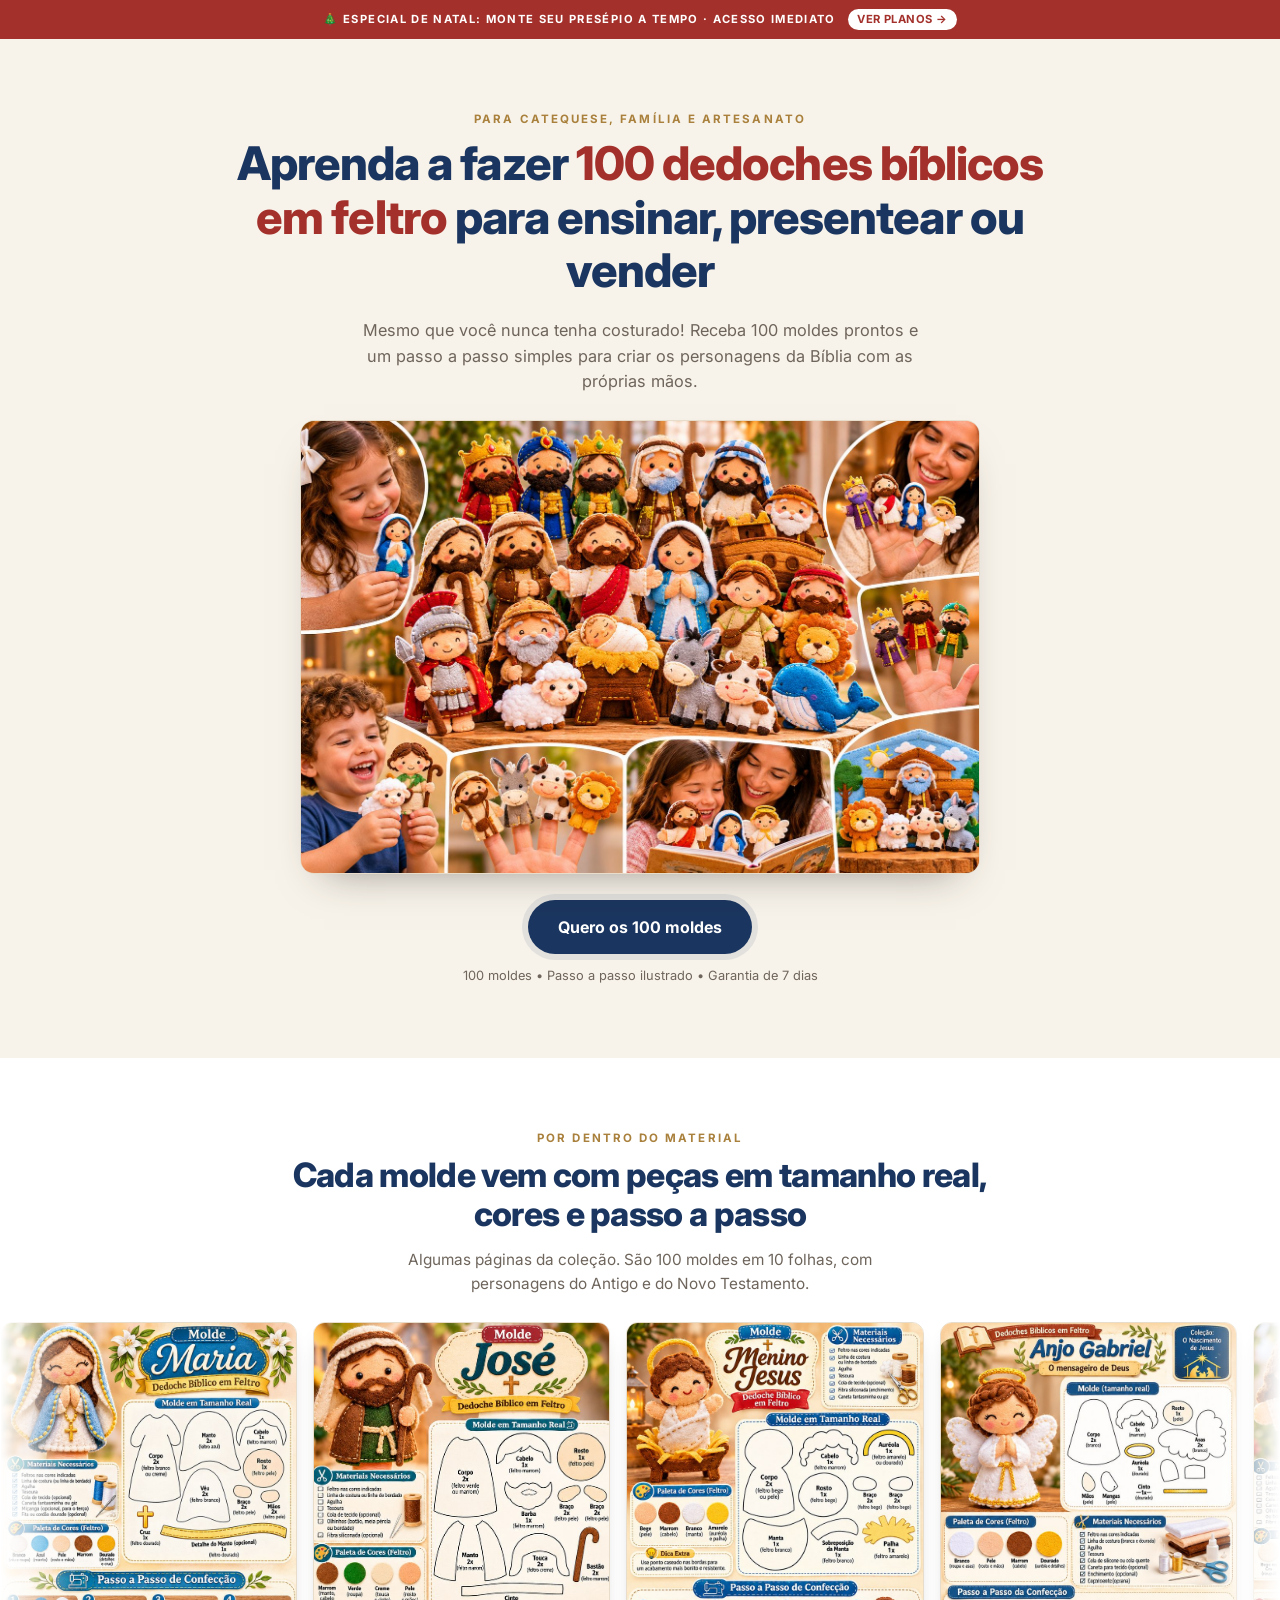
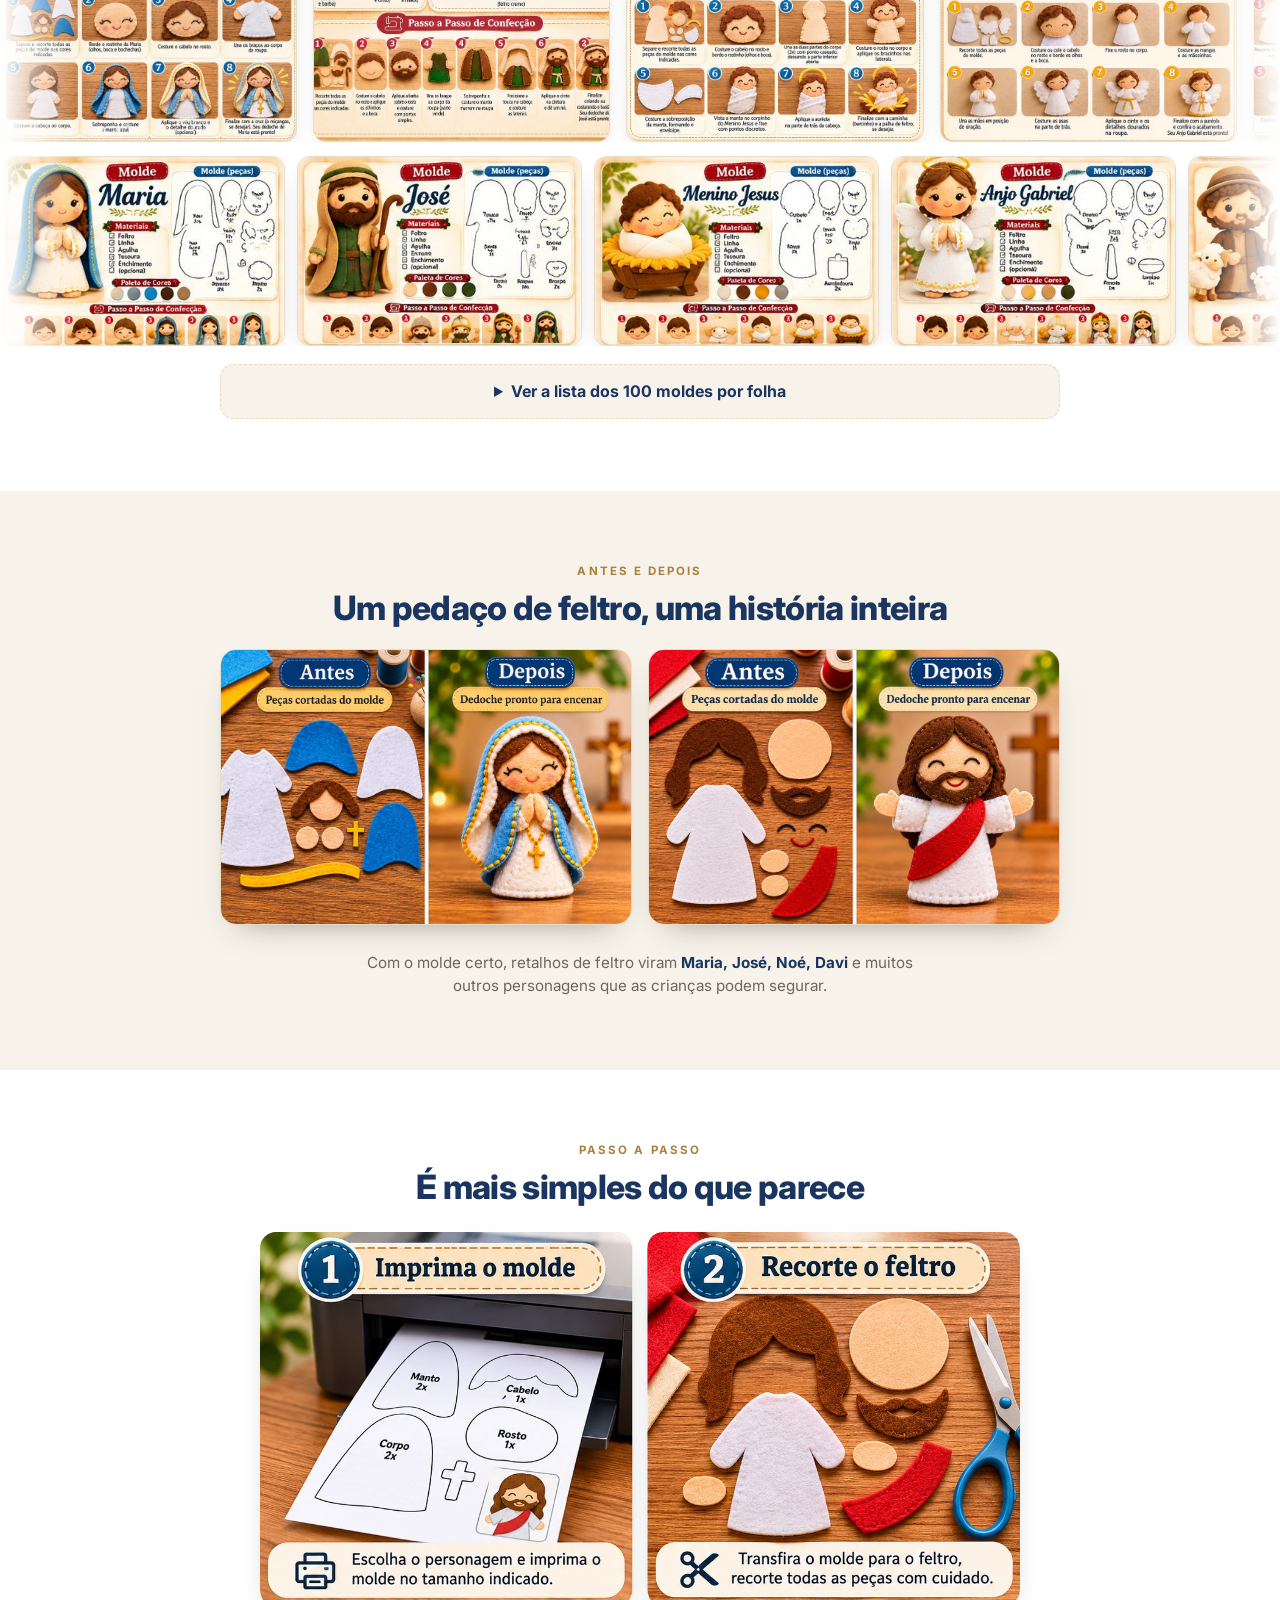
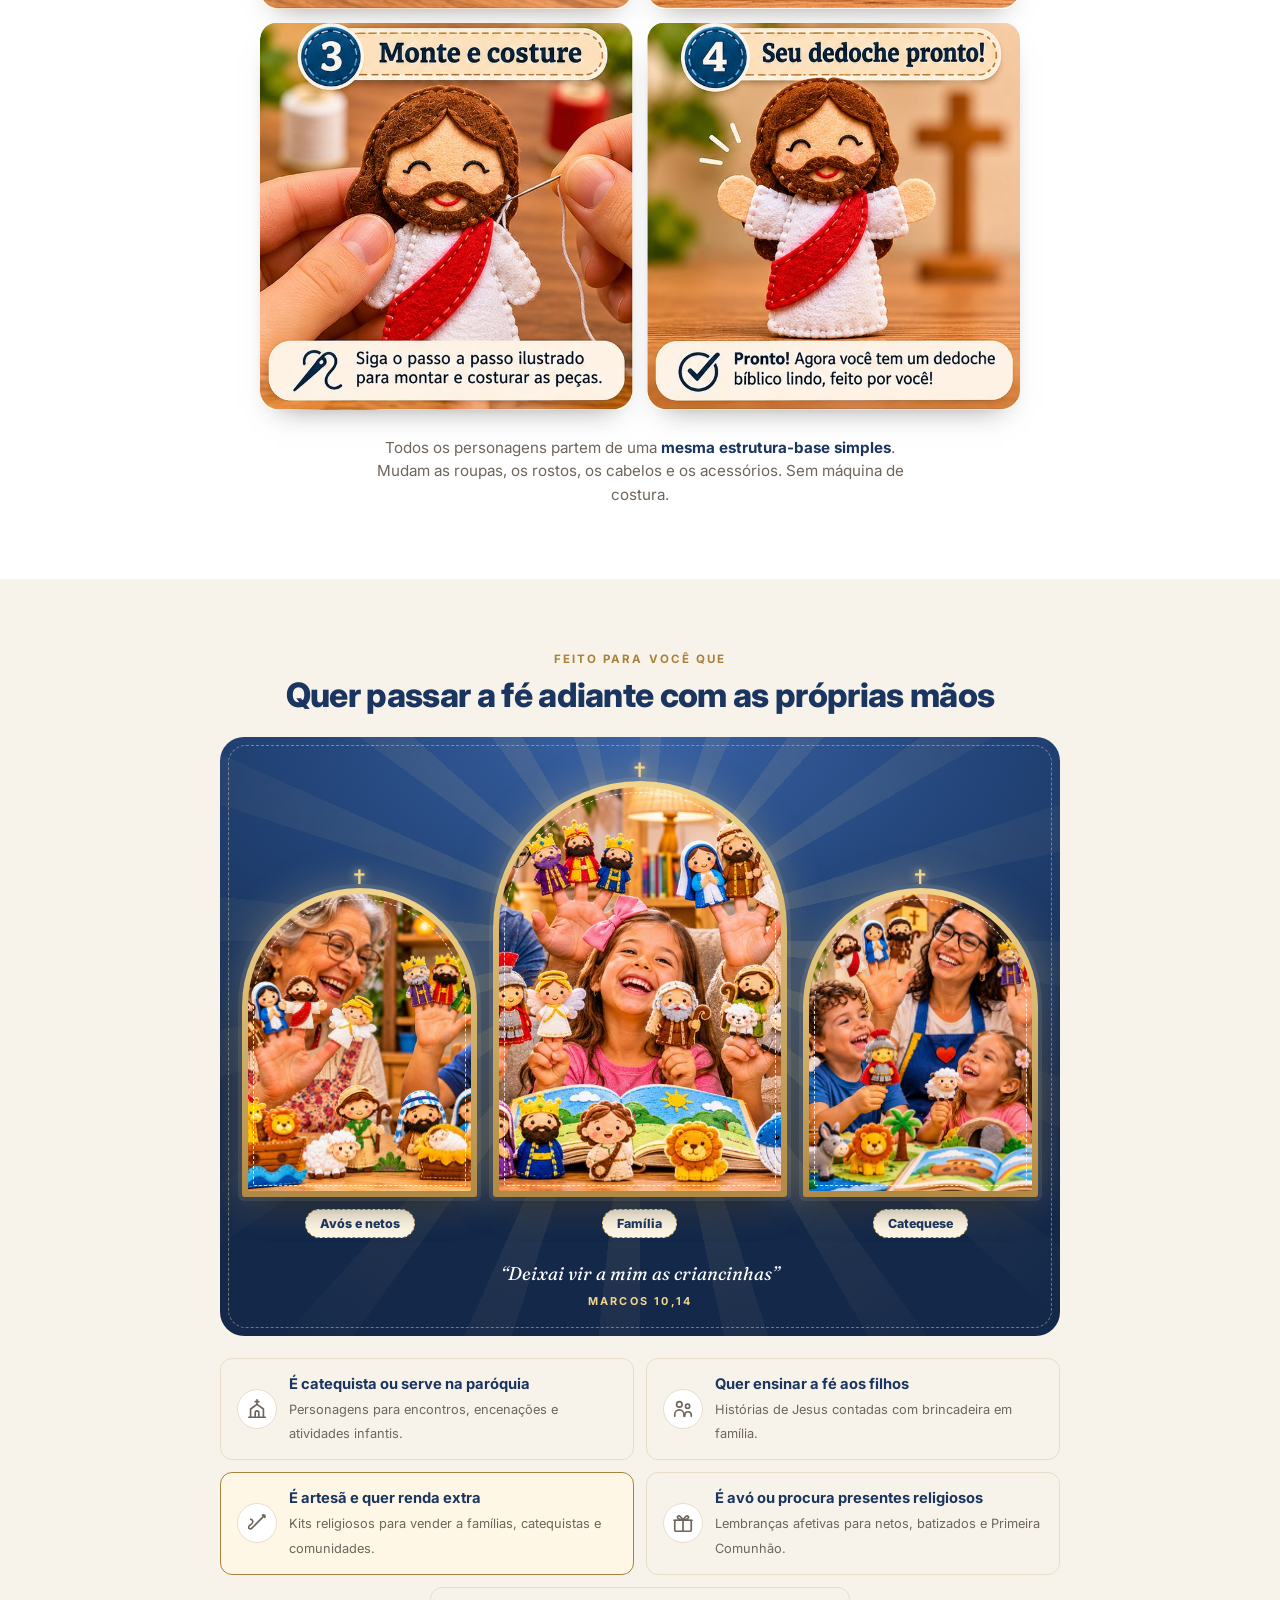
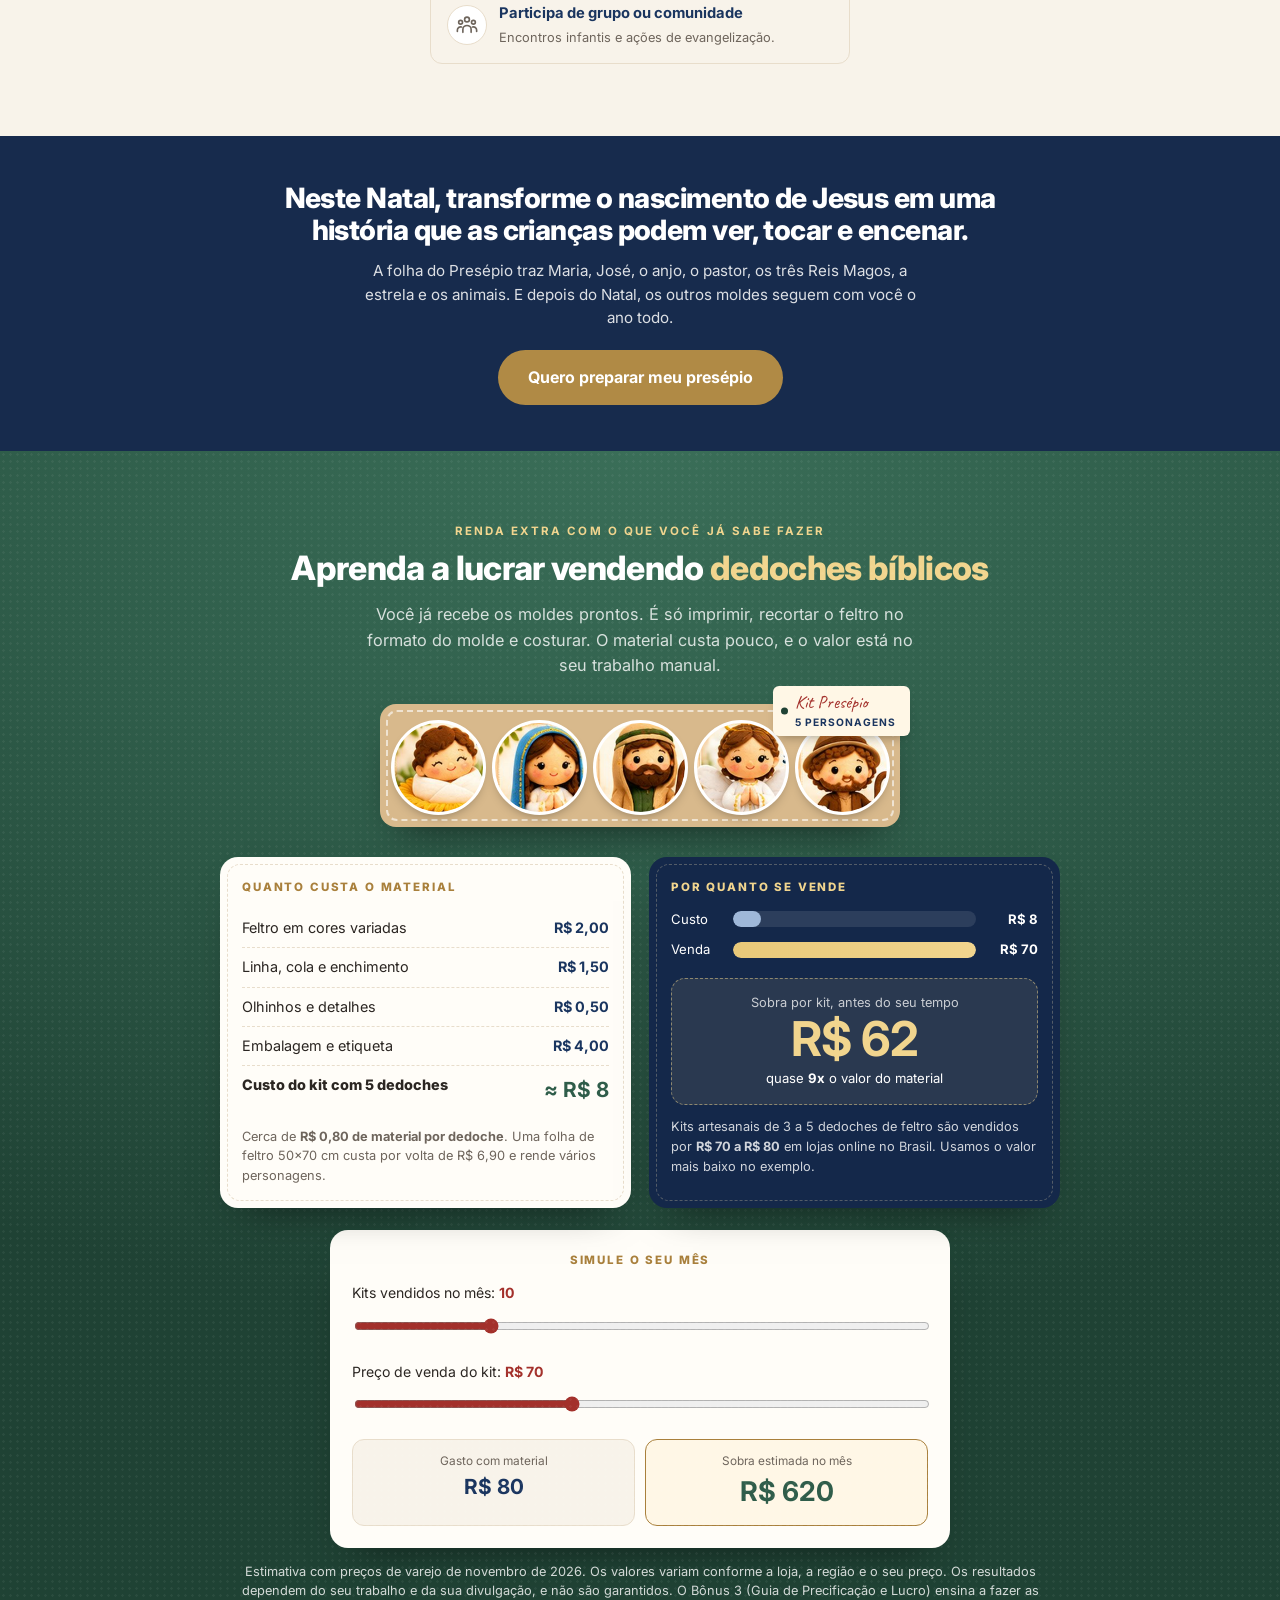
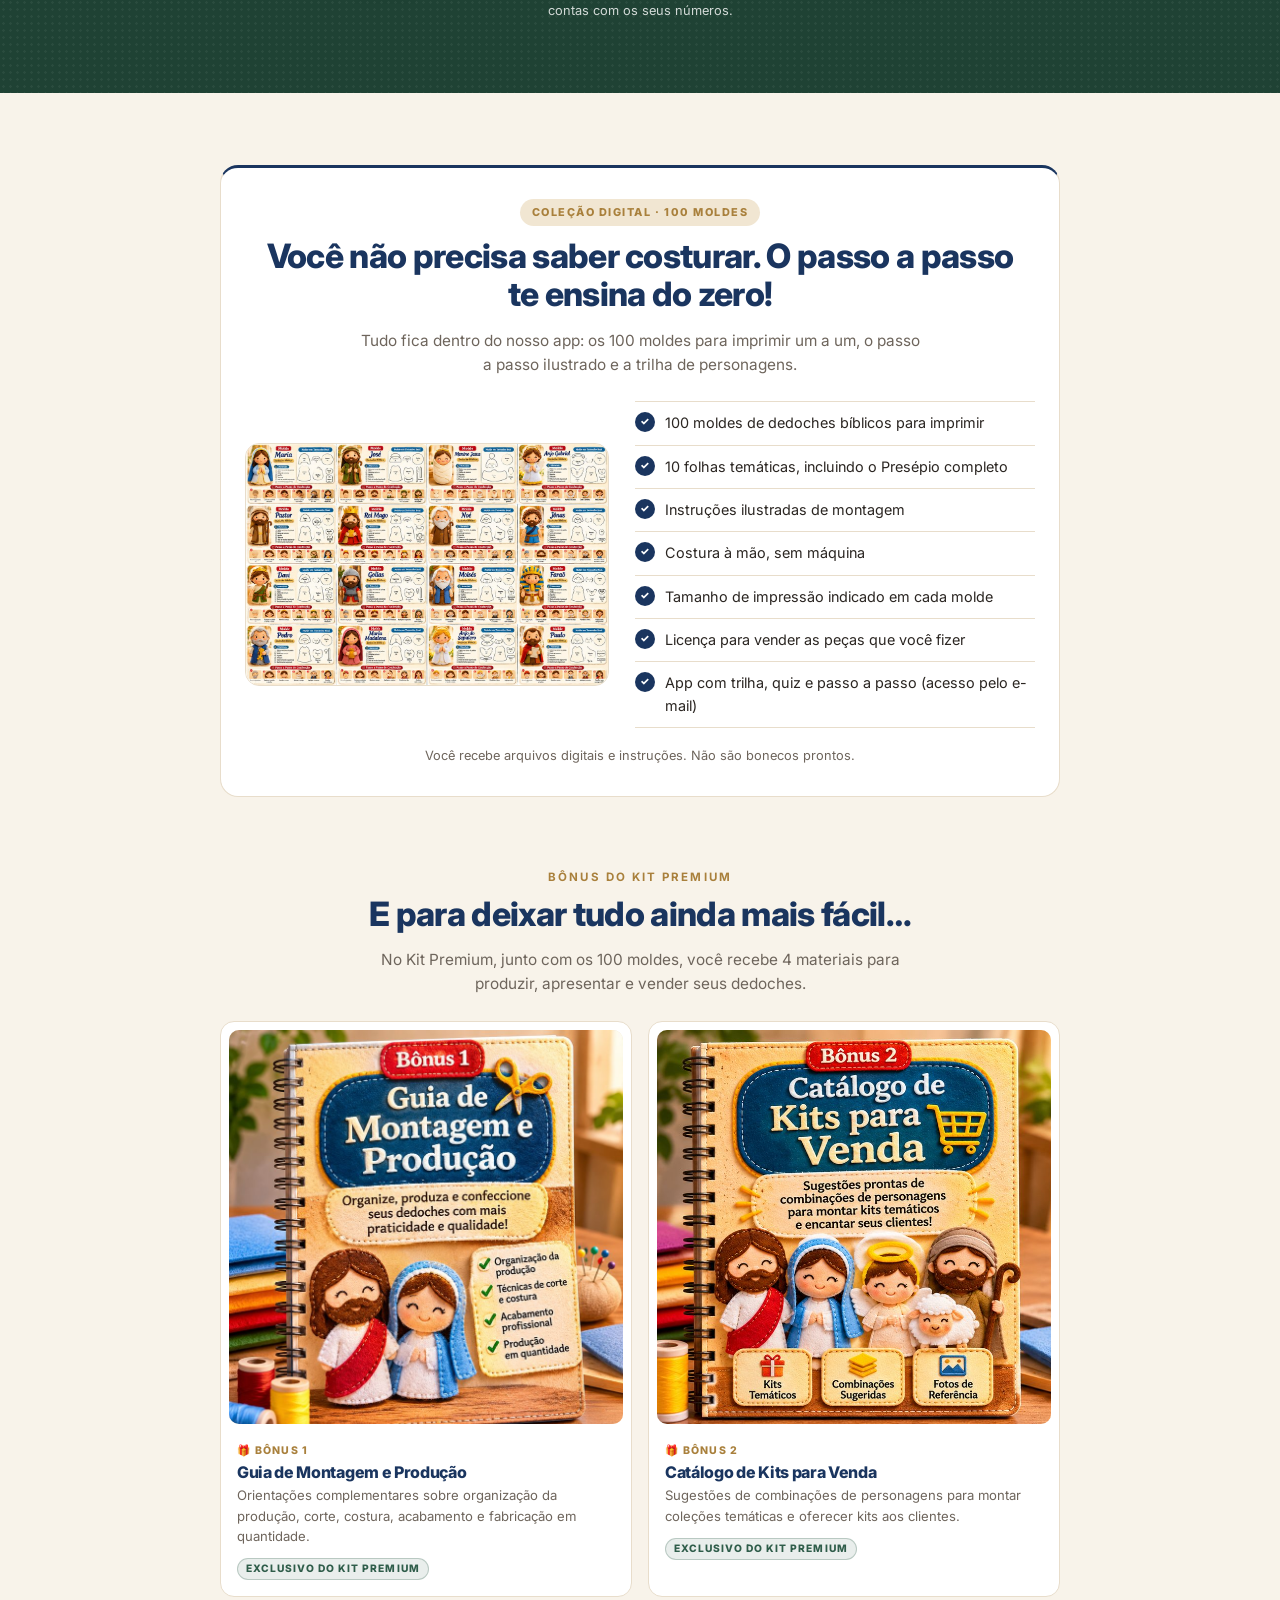
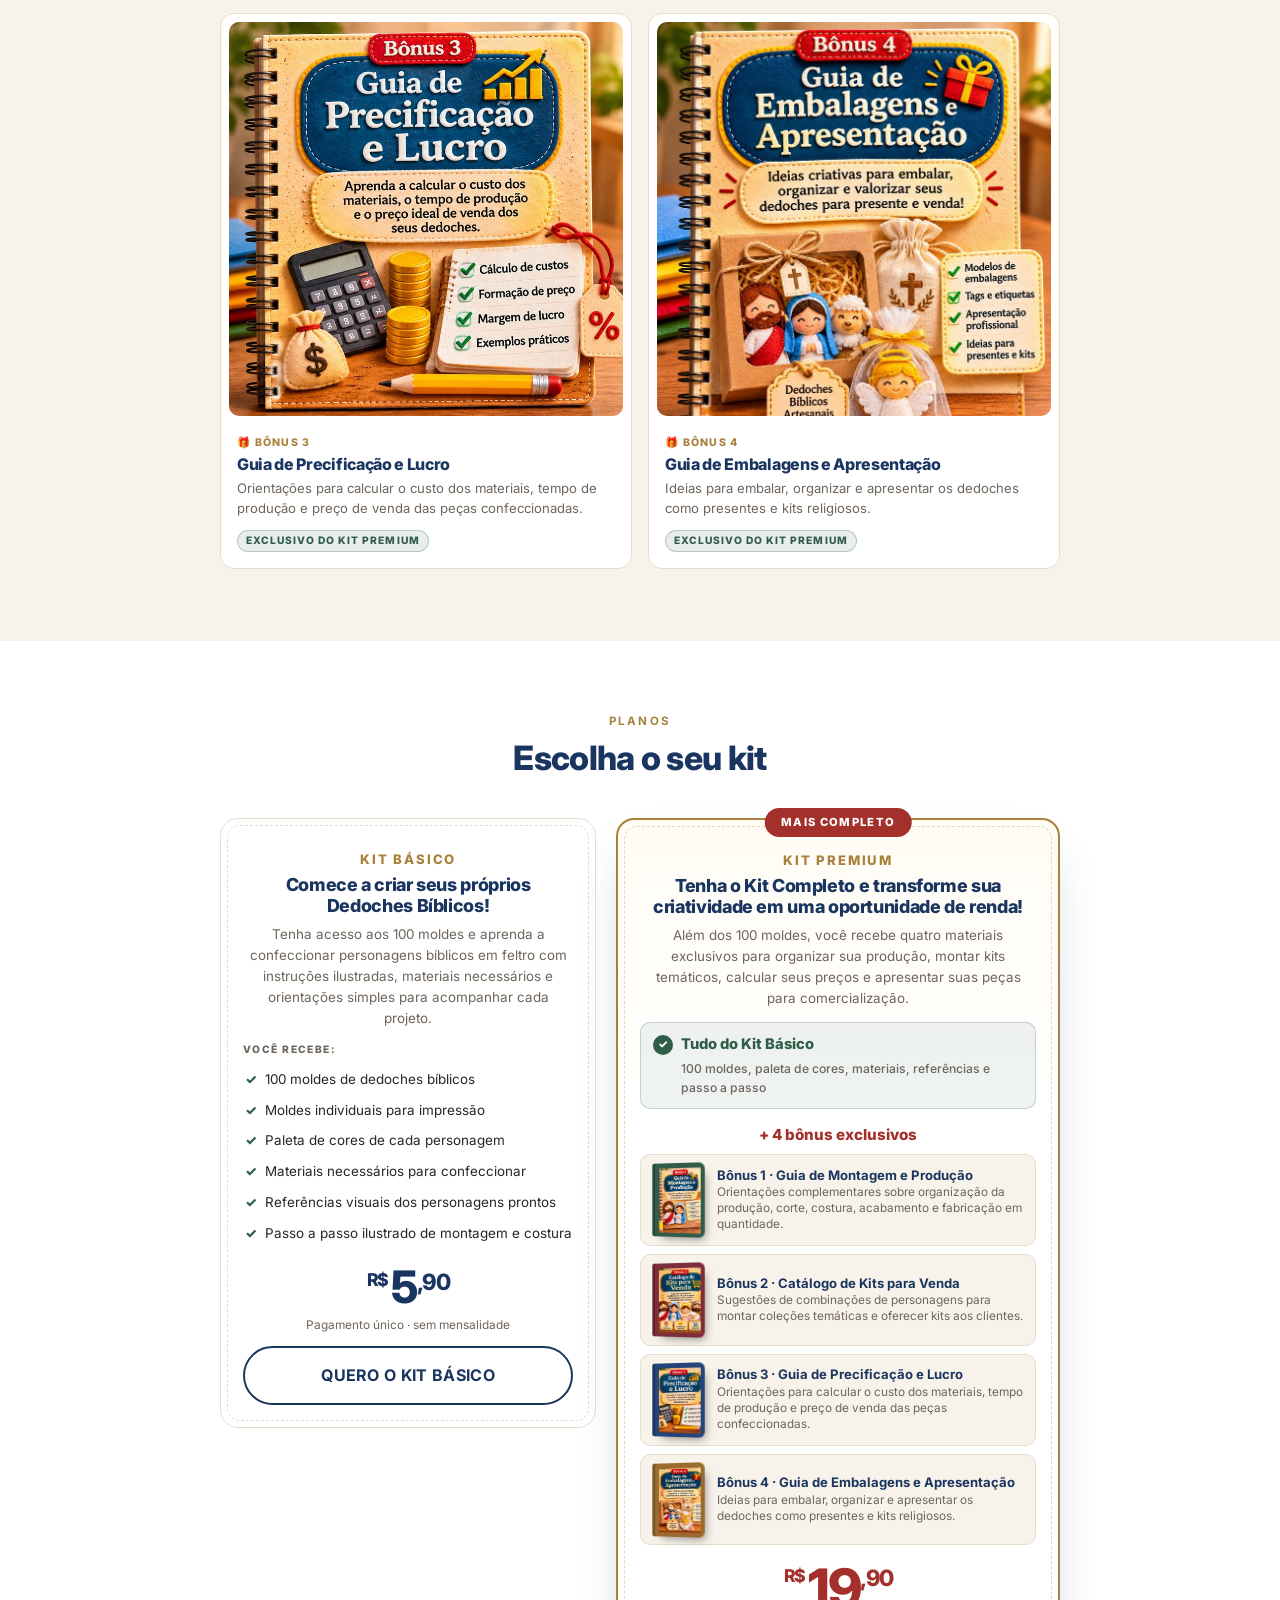
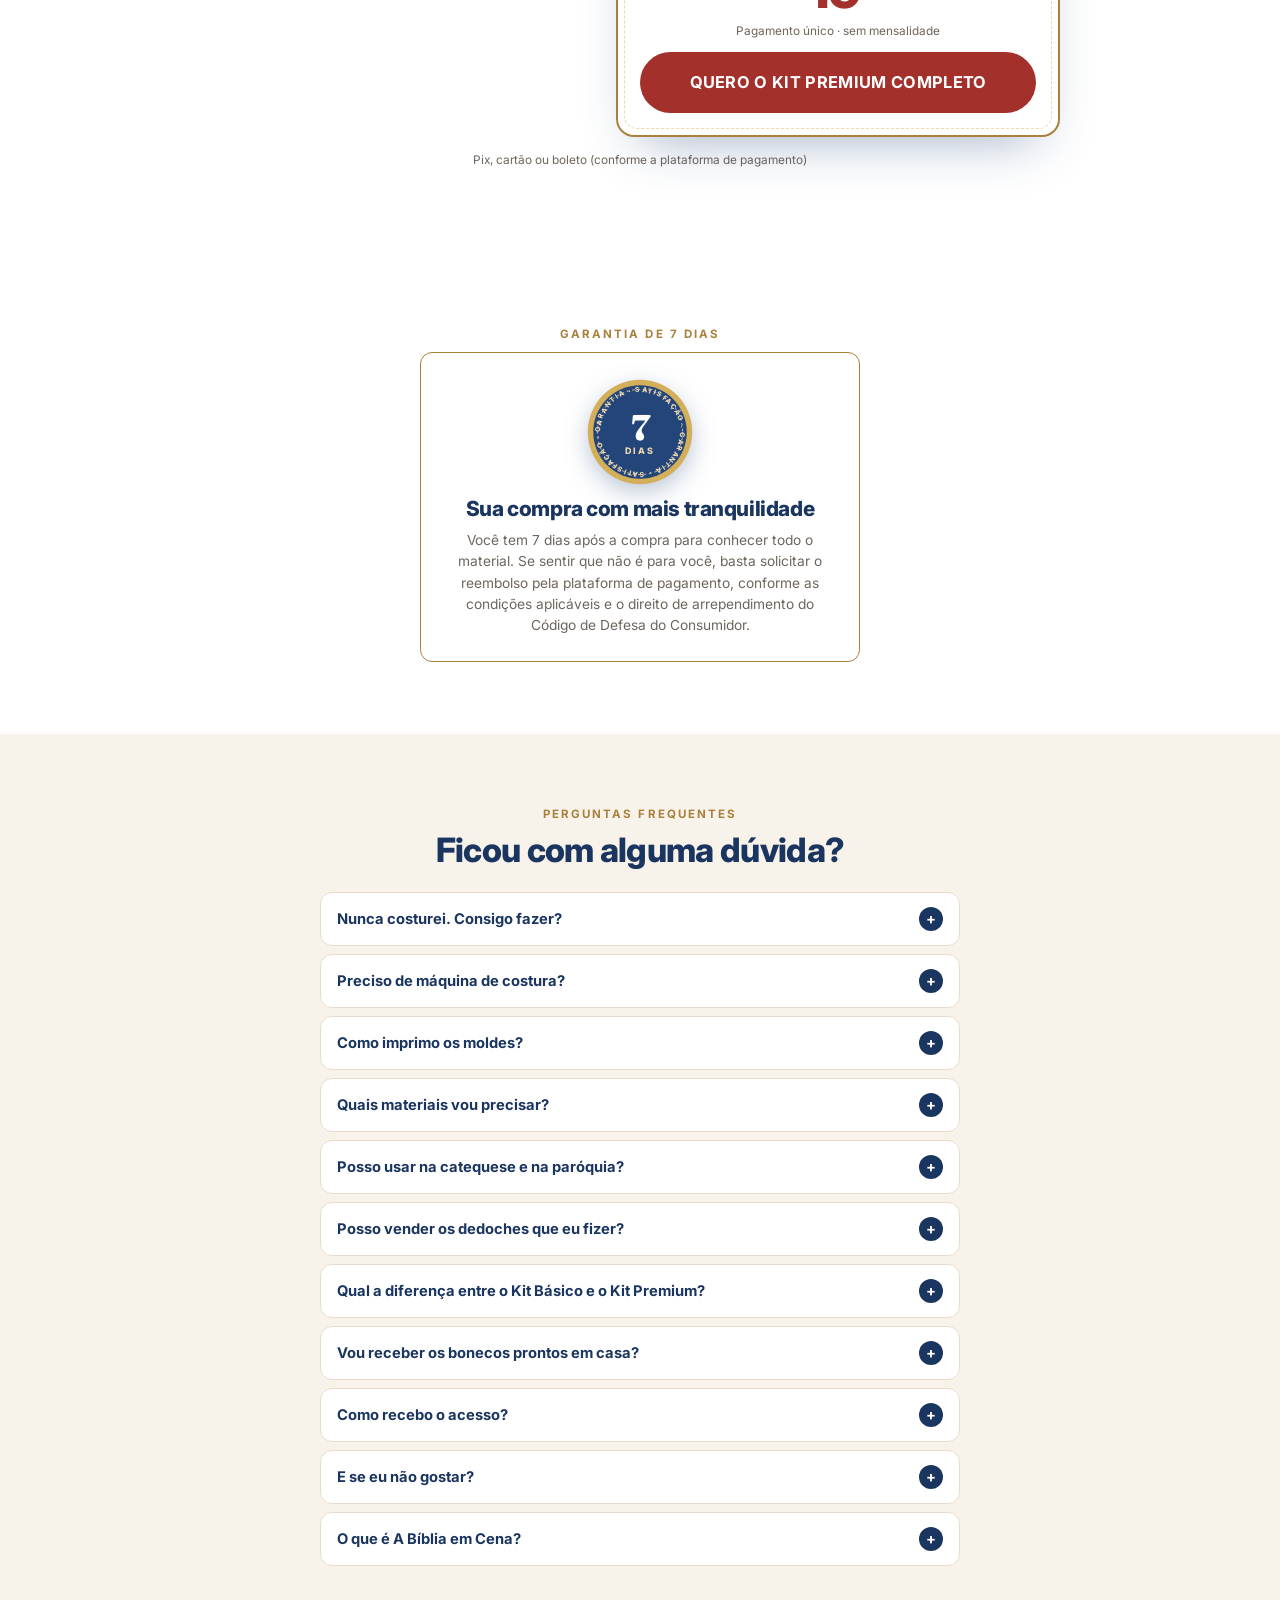
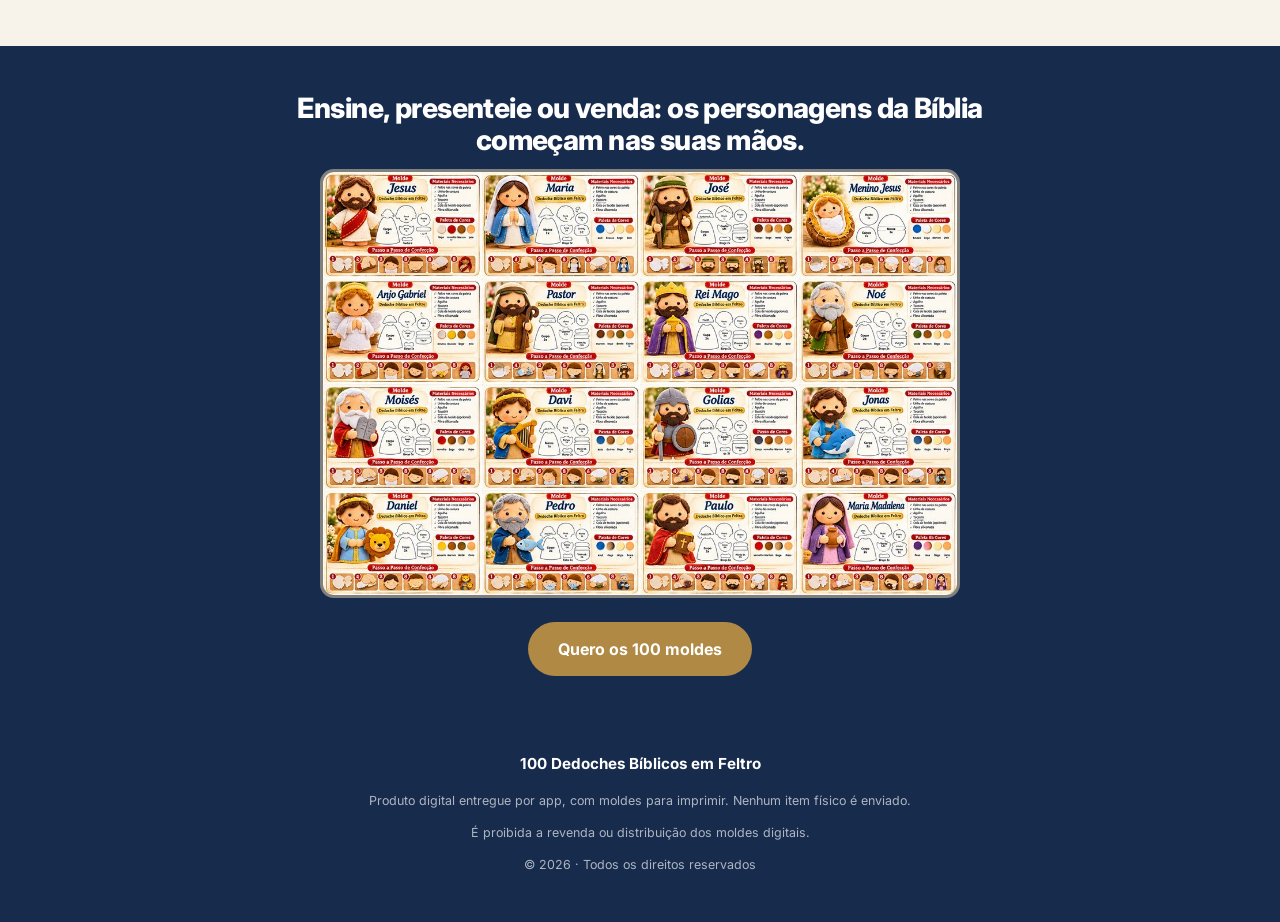
<file: index.html>
<!DOCTYPE html>
<html lang="pt-BR">
<head>
  <meta charset="utf-8">
  <meta name="viewport" content="width=device-width, initial-scale=1">
  <title>100 Dedoches Bíblicos em Feltro · Moldes para imprimir com passo a passo</title>
  <meta name="description" content="Coleção digital com 100 moldes de dedoches bíblicos em feltro e passo a passo simples. Para ensinar na catequese, brincar com filhos e netos ou montar kits religiosos para vender.">
  <meta name="theme-color" content="#23457A">
  <meta property="og:type" content="website">
  <meta property="og:locale" content="pt_BR">
  <meta property="og:title" content="100 Dedoches Bíblicos em Feltro">
  <meta property="og:description" content="Moldes prontos e passo a passo simples para confeccionar os personagens da Bíblia em feltro.">
  <meta property="og:image" content="assets/og-image.jpg">
  <meta name="twitter:card" content="summary_large_image">
  <link rel="icon" href="assets/favicon.svg" type="image/svg+xml">
  <link rel="preconnect" href="https://fonts.googleapis.com">
  <link rel="preconnect" href="https://fonts.gstatic.com" crossorigin>
  <link href="https://fonts.googleapis.com/css2?family=Inter:wght@400;500;600;700;800&family=Fraunces:opsz,wght@9..144,600;9..144,700&family=Caveat:wght@600&display=swap" rel="stylesheet">
  <link rel="stylesheet" href="styles.css">
</head>
<body>
  <a class="skip" href="#conteudo">Pular para o conteúdo</a>
  <a class="topbar" href="#oferta">🎄 Especial de Natal: monte seu presépio a tempo<span class="tb-x"> · Acesso imediato</span> <span class="tb-cta">Ver planos →</span></a>

  <main id="conteudo">

    <!-- 1. HERO -->
    <section class="sec sec-cream hero" id="inicio">
      <div class="wrap center">
        <p class="kicker">Para catequese, família e artesanato</p>
        <h1>Aprenda a fazer <span class="accent">100 dedoches bíblicos em feltro</span> para ensinar, presentear ou vender</h1>
        <p class="sub">Mesmo que você nunca tenha costurado! Receba 100 moldes prontos e um passo a passo simples para criar os personagens da Bíblia com as próprias mãos.</p>
        <figure class="slot slot-hero" data-slot="hero" data-label="hero · 3:2"></figure>
        <a class="btn btn-primary" data-cta href="#oferta">Quero os 100 moldes</a>
        <p class="micro">100 moldes • Passo a passo ilustrado • Garantia de 7 dias</p>
      </div>
    </section>

    <!-- 2. VEJA O QUE VOCÊ RECEBE (carrossel automático) -->
    <section class="sec sec-white" id="colecoes">
      <div class="wrap center">
        <p class="kicker">Por dentro do material</p>
        <h2>Cada molde vem com peças em tamanho real, cores e passo a passo</h2>
        <p class="sub small">Algumas páginas da coleção. São 100 moldes em 10 folhas, com personagens do Antigo e do Novo Testamento.</p>
      </div>
      <div class="marquee" aria-label="Exemplos de páginas de molde">
        <div class="mq-track mq-pages" id="mq-pages"></div>
      </div>
      <div class="marquee marquee-rev" aria-hidden="true">
        <div class="mq-track mq-cards" id="mq-cards"></div>
      </div>
      <div class="wrap center">
        <details class="all100" id="all100">
          <summary>Ver a lista dos 100 moldes por folha</summary>
          <div class="all-list" id="all-list"></div>
        </details>
      </div>
    </section>

    <!-- 3. ANTES E DEPOIS -->
    <section class="sec sec-cream" id="antes-depois">
      <div class="wrap center">
        <p class="kicker">Antes e depois</p>
        <h2>Um pedaço de feltro, uma história inteira</h2>
        <div class="ba2" id="ba2"></div>
        <p class="note">Com o molde certo, retalhos de feltro viram <strong>Maria, José, Noé, Davi</strong> e muitos outros personagens que as crianças podem segurar.</p>
      </div>
    </section>

    <!-- 4. PASSO A PASSO -->
    <section class="sec sec-white" id="passo-a-passo">
      <div class="wrap center">
        <p class="kicker">Passo a passo</p>
        <h2>É mais simples do que parece</h2>
        <ol class="steps2" id="steps"></ol>
        <p class="note">Todos os personagens partem de uma <strong>mesma estrutura-base simples</strong>. Mudam as roupas, os rostos, os cabelos e os acessórios. Sem máquina de costura.</p>
      </div>
    </section>

    <!-- 4. BENEFÍCIOS EM CARDS -->
    <section class="sec sec-cream" id="para-quem">
      <div class="wrap center">
        <p class="kicker">Feito para você que</p>
        <h2>Quer passar a fé adiante com as próprias mãos</h2>
        <div class="faith-art" id="faith-art"></div>
        <div class="who" id="who"></div>
      </div>
    </section>

    <!-- 5. FAIXA NATAL -->
    <section class="band" id="natal">
      <div class="wrap center">
        <h2>Neste Natal, transforme o nascimento de Jesus em uma história que as crianças podem ver, tocar e encenar.</h2>
        <p>A folha do Presépio traz Maria, José, o anjo, o pastor, os três Reis Magos, a estrela e os animais. E depois do Natal, os outros moldes seguem com você o ano todo.</p>
        <a class="btn btn-gold" data-cta href="#oferta">Quero preparar meu presépio</a>
      </div>
    </section>

    <!-- 6. APRENDA A LUCRAR -->
    <section class="sec profit" id="contas">
      <div class="felt-bg" aria-hidden="true"></div>
      <div class="wrap center">
        <p class="kicker kicker-light">Renda extra com o que você já sabe fazer</p>
        <h2>Aprenda a lucrar vendendo <span class="hl-gold">dedoches bíblicos</span></h2>
        <p class="sub light">Você já recebe os moldes prontos. É só imprimir, recortar o feltro no formato do molde e costurar. O material custa pouco, e o valor está no seu trabalho manual.</p>

        <div class="pf-kit">
          <div class="pf-tag" aria-hidden="true"><span>Kit Presépio</span><b>5 personagens</b></div>
          <div class="pf-pups" id="pf-pups"></div>
        </div>

        <div class="pf-grid">
          <div class="pf-card">
            <p class="pf-h">Quanto custa o material</p>
            <ul class="pf-cost">
              <li><span>Feltro em cores variadas</span><b>R$ 2,00</b></li>
              <li><span>Linha, cola e enchimento</span><b>R$ 1,50</b></li>
              <li><span>Olhinhos e detalhes</span><b>R$ 0,50</b></li>
              <li><span>Embalagem e etiqueta</span><b>R$ 4,00</b></li>
              <li class="tot"><span>Custo do kit com 5 dedoches</span><b>≈ R$ <span class="count" data-to="8">0</span></b></li>
            </ul>
            <p class="pf-mini">Cerca de <strong>R$ 0,80 de material por dedoche</strong>. Uma folha de feltro 50x70 cm custa por volta de R$ 6,90 e rende vários personagens.</p>
          </div>

          <div class="pf-card pf-card-dark">
            <p class="pf-h">Por quanto se vende</p>
            <div class="bars">
              <div class="bar-row"><span>Custo</span><div class="bar"><i class="b-cost"></i></div><b>R$ 8</b></div>
              <div class="bar-row"><span>Venda</span><div class="bar"><i class="b-sale"></i></div><b>R$ 70</b></div>
            </div>
            <div class="pf-big">
              <p>Sobra por kit, antes do seu tempo</p>
              <strong>R$ <span class="count" data-to="62">0</span></strong>
              <span class="pf-x">quase <b><span class="count" data-to="9">0</span>x</b> o valor do material</span>
            </div>
            <p class="pf-mini light">Kits artesanais de 3 a 5 dedoches de feltro são vendidos por <strong>R$ 70 a R$ 80</strong> em lojas online no Brasil. Usamos o valor mais baixo no exemplo.</p>
          </div>
        </div>

        <div class="sim" id="sim">
          <p class="pf-h dark">Simule o seu mês</p>
          <div class="sim-row">
            <label for="s-qtd">Kits vendidos no mês: <b id="s-qtd-v">10</b></label>
            <input type="range" id="s-qtd" min="1" max="40" value="10">
          </div>
          <div class="sim-row">
            <label for="s-preco">Preço de venda do kit: <b id="s-preco-v">R$ 70</b></label>
            <input type="range" id="s-preco" min="40" max="120" step="5" value="70">
          </div>
          <div class="sim-out">
            <div><span>Gasto com material</span><strong id="s-custo">R$ 80</strong></div>
            <div class="hi"><span>Sobra estimada no mês</span><strong id="s-lucro">R$ 620</strong></div>
          </div>
        </div>

        <p class="micro light">Estimativa com preços de varejo de novembro de 2026. Os valores variam conforme a loja, a região e o seu preço. Os resultados dependem do seu trabalho e da sua divulgação, e não são garantidos. O Bônus 3 (Guia de Precificação e Lucro) ensina a fazer as contas com os seus números.</p>
      </div>
    </section>

    <!-- PROVA SOCIAL (oculta até haver avaliações reais com autorização) -->
    <section class="sec sec-cream" id="depoimentos" hidden>
      <div class="wrap center">
        <p class="kicker">Quem já está fazendo</p>
        <h2>O que dizem as alunas</h2>
        <div class="dep-row" id="dep-row"></div>
      </div>
    </section>

    <!-- 8. O QUE VOCÊ RECEBE -->
    <section class="sec sec-cream" id="o-que-recebe">
      <div class="wrap">
        <div class="kitbox">
          <p class="pill">Coleção digital · 100 moldes</p>
          <h2>Você não precisa saber costurar. O passo a passo te ensina do zero!</h2>
          <p class="sub small">Tudo fica dentro do nosso app: os 100 moldes para imprimir um a um, o passo a passo ilustrado e a trilha de personagens.</p>
          <div class="kitbox-grid">
            <div class="slot slot-43" data-slot="kitDigital" data-label="kitDigital · 3:2"></div>
            <ul class="checks">
              <li>100 moldes de dedoches bíblicos para imprimir</li>
              <li>10 folhas temáticas, incluindo o Presépio completo</li>
              <li>Instruções ilustradas de montagem</li>
              <li>Costura à mão, sem máquina</li>
              <li>Tamanho de impressão indicado em cada molde</li>
              <li>Licença para vender as peças que você fizer</li>
              <li>App com trilha, quiz e passo a passo (acesso pelo e-mail)</li>
            </ul>
          </div>
          <p class="digital-note">Você recebe arquivos digitais e instruções. Não são bonecos prontos.</p>
        </div>
      </div>
    </section>

    <!-- 9. BÔNUS -->
    <section class="sec sec-cream pt0" id="bonus">
      <div class="wrap center">
        <p class="kicker">Bônus do Kit Premium</p>
        <h2>E para deixar tudo ainda mais fácil…</h2>
        <p class="sub small">No Kit Premium, junto com os 100 moldes, você recebe 4 materiais para produzir, apresentar e vender seus dedoches.</p>
        <div class="bonus-grid" id="bonus-grid"></div>
      </div>
    </section>

    <!-- 10. OFERTA -->
    <section class="sec sec-white" id="oferta">
      <div class="wrap center">
        <p class="kicker">Planos</p>
        <h2>Escolha o seu kit</h2>
        <div class="plans">
          <!-- KIT BÁSICO -->
          <article class="plan plan-basic">
            <p class="plan-name">Kit Básico</p>
            <h3 class="plan-head">Comece a criar seus próprios Dedoches Bíblicos!</h3>
            <p class="plan-desc">Tenha acesso aos 100 moldes e aprenda a confeccionar personagens bíblicos em feltro com instruções ilustradas, materiais necessários e orientações simples para acompanhar cada projeto.</p>
            <p class="plan-h">Você recebe:</p>
            <ul class="plan-list">
              <li>100 moldes de dedoches bíblicos</li>
              <li>Moldes individuais para impressão</li>
              <li>Paleta de cores de cada personagem</li>
              <li>Materiais necessários para confeccionar</li>
              <li>Referências visuais dos personagens prontos</li>
              <li>Passo a passo ilustrado de montagem e costura</li>
            </ul>
            <div class="price"><span class="cur">R$</span><span data-price="basico-int"></span><span class="cents" data-price="basico-cents"></span></div>
            <p class="plan-note" data-bind="precoNota"></p>
            <a class="btn btn-outline btn-block" data-plan="basico" href="#oferta">Quero o Kit Básico</a>
            <p class="cfg-warning" data-warn="basico" hidden>⚙️ Configure <code>planos.basico.checkoutUrl</code> em <code>config.js</code>.</p>
          </article>

          <!-- KIT PREMIUM -->
          <article class="plan plan-premium">
            <span class="plan-badge">Mais completo</span>
            <p class="plan-name">Kit Premium</p>
            <h3 class="plan-head">Tenha o Kit Completo e transforme sua criatividade em uma oportunidade de renda!</h3>
            <p class="plan-desc">Além dos 100 moldes, você recebe quatro materiais exclusivos para organizar sua produção, montar kits temáticos, calcular seus preços e apresentar suas peças para comercialização.</p>
            <div class="plan-all"><span>✓</span> Tudo do Kit Básico <small>100 moldes, paleta de cores, materiais, referências e passo a passo</small></div>
            <p class="plan-plus">+ 4 bônus exclusivos</p>
            <ul class="plan-bonuses" id="plan-bonuses"></ul>
            <div class="price"><span class="cur">R$</span><span data-price="premium-int"></span><span class="cents" data-price="premium-cents"></span></div>
            <p class="plan-note" data-bind="precoNota"></p>
            <a class="btn btn-red btn-block btn-pulse" data-plan="premium" href="#oferta">Quero o Kit Premium completo</a>
            <p class="cfg-warning" data-warn="premium" hidden>⚙️ Configure <code>planos.premium.checkoutUrl</code> em <code>config.js</code>.</p>
          </article>
        </div>
        <p class="plan-note pay-note" data-bind="formasPagamento"></p>
      </div>
    </section>

    <!-- GARANTIA DE 7 DIAS -->
    <section class="sec sec-white" id="garantia">
      <div class="wrap center">
        <p class="kicker">Garantia de 7 dias</p>
        <div class="guarantee">
          <div class="seal" id="seal"></div>
          <h3>Sua compra com mais tranquilidade</h3>
          <p id="garantia-texto"></p>
        </div>
      </div>
    </section>

    <!-- 11. FAQ -->
    <section class="sec sec-cream" id="faq">
      <div class="wrap center">
        <p class="kicker">Perguntas frequentes</p>
        <h2>Ficou com alguma dúvida?</h2>
        <div class="faq" id="faq-list"></div>
      </div>
    </section>

    <!-- 12. CTA FINAL -->
    <section class="band" id="final">
      <div class="wrap center">
        <h2>Ensine, presenteie ou venda: os personagens da Bíblia começam nas suas mãos.</h2>
        <div class="final-img" id="final-img"></div>
        <a class="btn btn-gold" data-cta href="#oferta">Quero os 100 moldes</a>
      </div>
    </section>
  </main>

  <footer class="footer">
    <div class="wrap center">
      <p class="f-name" data-bind="produto"></p>
      <p>Produto digital entregue por app, com moldes para imprimir. Nenhum item físico é enviado.</p>
      <p>É proibida a revenda ou distribuição dos moldes digitais.</p>
      <p class="f-links" id="f-links"></p>
      <p>© <span id="year"></span> · Todos os direitos reservados</p>
    </div>
  </footer>

  <script src="config.js"></script>
  <script src="app/catalogo.js"></script>
  <script src="puppets.js"></script>
  <script src="main.js"></script>
</body>
</html>
</file>
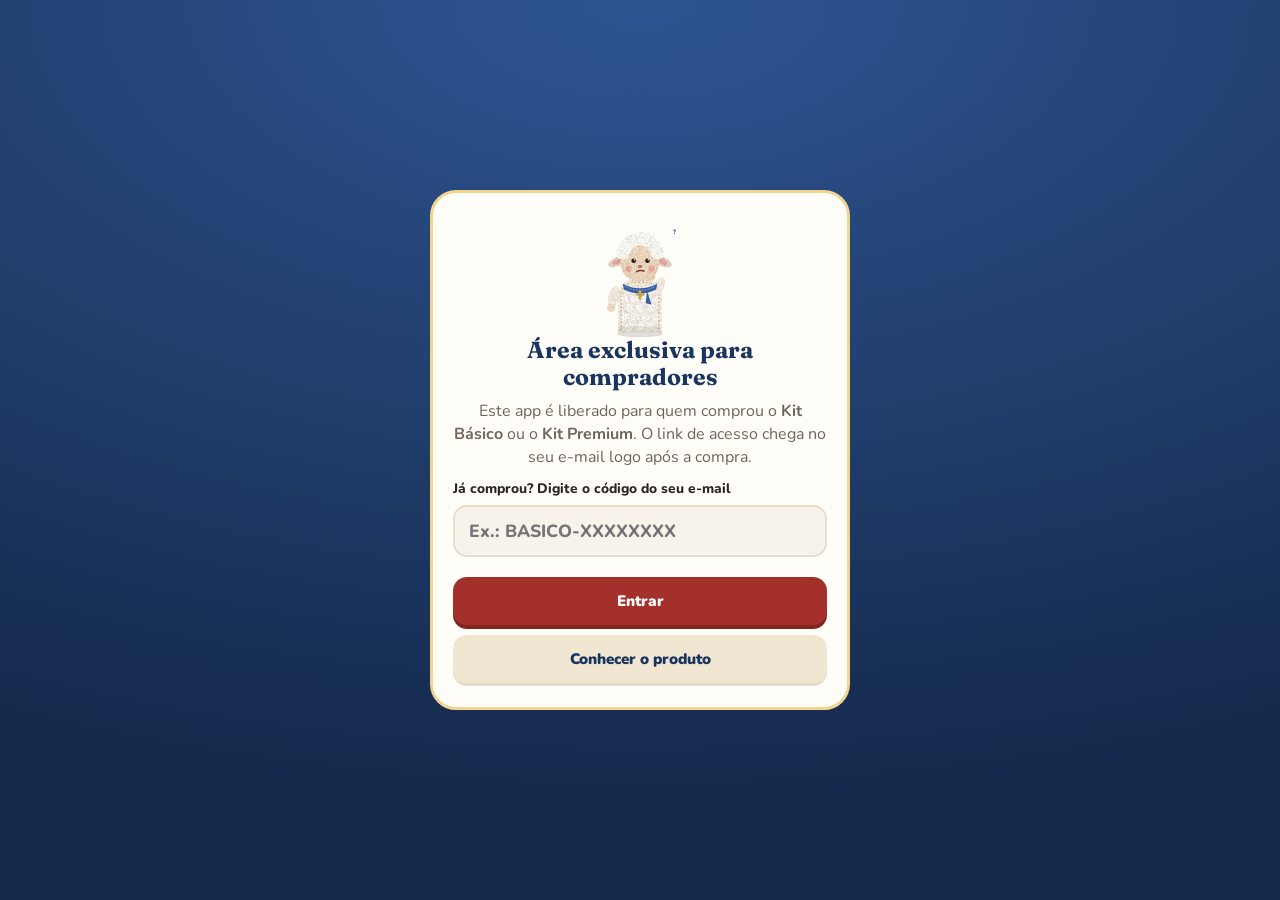
<file: app/index.html>
<!DOCTYPE html>
<html lang="pt-BR">
<head>
  <meta charset="utf-8">
  <meta name="viewport" content="width=device-width, initial-scale=1, viewport-fit=cover">
  <title>Dedoches Bíblicos · App</title>
  <meta name="description" content="Aprenda a confeccionar os 100 dedoches bíblicos em feltro passo a passo, com trilha gamificada, quiz da fé e ateliê de vendas.">
  <meta name="theme-color" content="#1A355F">
  <meta name="apple-mobile-web-app-capable" content="yes">
  <meta name="apple-mobile-web-app-status-bar-style" content="black-translucent">
  <meta name="apple-mobile-web-app-title" content="Dedoches">
  <link rel="manifest" href="manifest.webmanifest">
  <link rel="icon" href="img/icons/icon-192.png">
  <link rel="apple-touch-icon" href="img/icons/icon-192.png">
  <link rel="preconnect" href="https://fonts.googleapis.com">
  <link rel="preconnect" href="https://fonts.gstatic.com" crossorigin>
  <link href="https://fonts.googleapis.com/css2?family=Nunito:wght@500;700;800;900&family=Fraunces:opsz,wght@9..144,700&display=swap" rel="stylesheet">
  <link rel="stylesheet" href="app.css">
</head>
<body>
  <div class="app">
    <header class="top" id="top"></header>
    <main id="view" class="view"></main>
    <nav class="tabs" aria-label="Menu">
      <button class="tab" data-tab="inicio"><span>🏠</span>Início</button>
      <button class="tab" data-tab="trilha"><span>🧵</span>Trilha</button>
      <button class="tab" data-tab="escola"><span>📖</span>Escola</button>
      <button class="tab" data-tab="extras"><span>🎁</span>Extras</button>
      <button class="tab" data-tab="atelie"><span>🧺</span>Ateliê</button>
      <button class="tab" data-tab="perfil"><span>🏅</span>Perfil</button>
    </nav>
  </div>
  <div id="sheet" class="sheet" hidden></div>
  <div id="modal" class="modal" hidden></div>
  <div id="onb" class="onb" hidden></div>
  <div id="gate" class="onb" hidden></div>
  <div id="toasts" class="toasts" aria-live="polite"></div>
  <div id="fx" class="fx" aria-hidden="true"></div>
  <script src="config.js"></script>
  <script src="puppets.js"></script>
  <script src="catalogo.js"></script>
  <script src="app-data.js"></script>
  <script src="bonus-conteudo.js"></script>
  <script src="cena-conteudo.js"></script>
  <script src="app.js"></script>
</body>
</html>
</file>
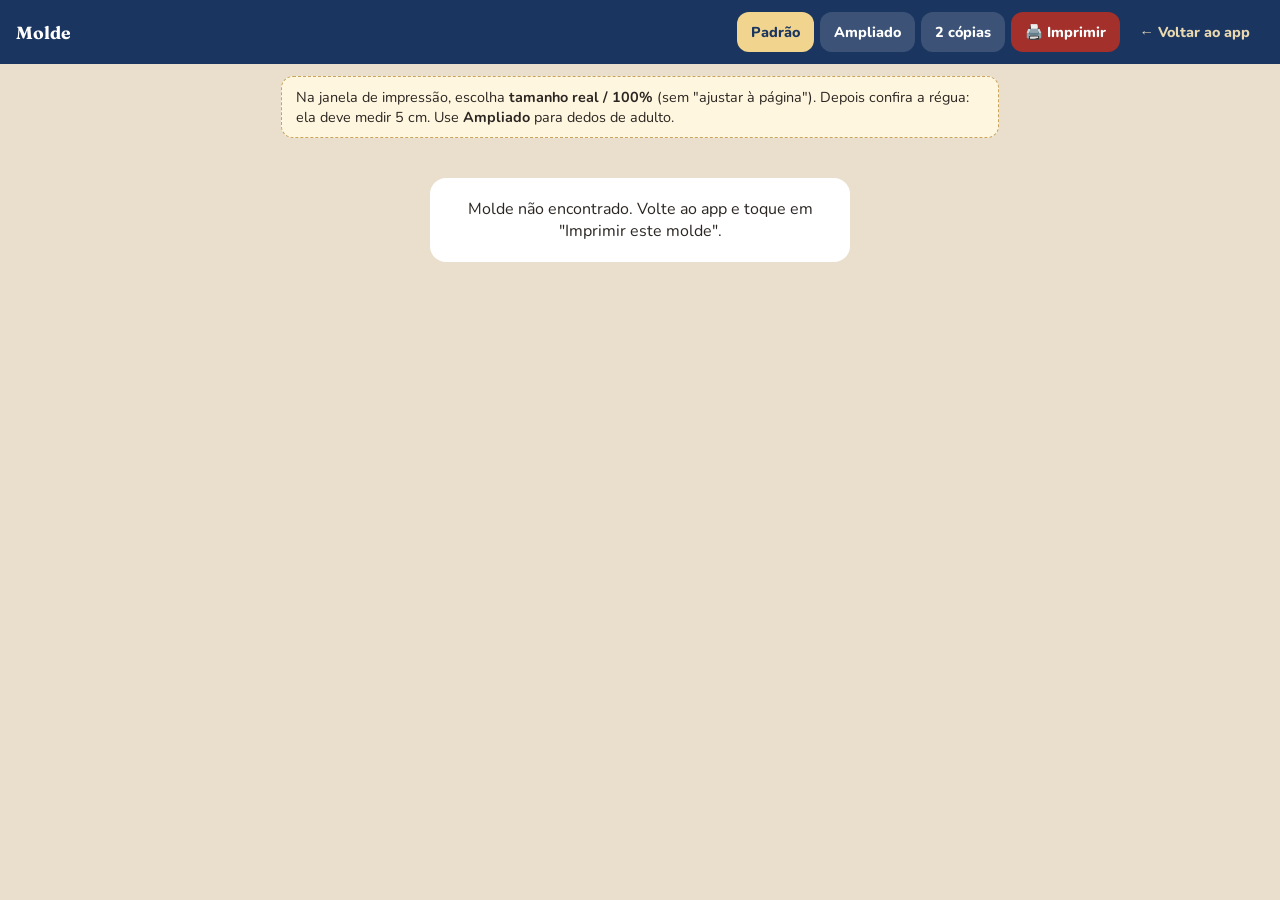
<file: app/imprimir.html>
<!DOCTYPE html>
<html lang="pt-BR">
<head>
  <meta charset="utf-8">
  <meta name="viewport" content="width=device-width, initial-scale=1">
  <title>Imprimir molde · Dedoches Bíblicos</title>
  <link rel="icon" href="img/icons/icon-192.png">
  <link href="https://fonts.googleapis.com/css2?family=Nunito:wght@600;800;900&family=Fraunces:opsz,wght@9..144,700&display=swap" rel="stylesheet">
  <style>
    @page { size: A4 portrait; margin: 12mm; }
    * { box-sizing: border-box; }
    body { margin: 0; font-family: Nunito, system-ui, sans-serif; color: #2B2622; background: #E9DFCC; }
    .bar { position: sticky; top: 0; background: #1A355F; color: #fff; padding: 12px 16px; display: flex; flex-wrap: wrap; gap: 10px; align-items: center; justify-content: space-between; }
    .bar b { font-family: Fraunces, serif; font-size: 1.1rem; }
    .bar .opts { display: flex; gap: 6px; flex-wrap: wrap; }
    .bar button, .bar a { font: 800 .9rem Nunito, sans-serif; border: 0; border-radius: 12px; padding: 10px 14px; cursor: pointer; text-decoration: none; }
    .sz { background: rgba(255,255,255,.15); color: #fff; }
    .sz[aria-pressed="true"] { background: #F1D58E; color: #1A355F; }
    .go { background: #A3302B; color: #fff; }
    .back { background: transparent; color: #E9D8B0; }
    .tip { max-width: 190mm; margin: 12px auto 0; background: #FFF6DF; border: 1.5px dashed #C9A45C; border-radius: 12px; padding: 10px 14px; font-size: .9rem; }
    .sheet { width: 186mm; min-height: 260mm; margin: 12px auto 30px; background: #fff; padding: 10mm; box-shadow: 0 10px 30px -15px rgba(0,0,0,.4); }
    .head { display: flex; justify-content: space-between; align-items: baseline; border-bottom: 2px solid #1A355F; padding-bottom: 3mm; margin-bottom: 6mm; }
    .head h1 { font-family: Fraunces, serif; font-size: 20pt; margin: 0; color: #1A355F; }
    .head span { font-size: 10pt; color: #6E655C; }
    .molds { display: flex; flex-wrap: wrap; gap: 8mm; align-items: flex-start; }
    .molds img { display: block; height: auto; border: 1px dashed #bbb; }
    .ruler { margin-top: 8mm; display: flex; align-items: center; gap: 3mm; font-size: 9pt; color: #6E655C; }
    .ruler i { display: block; width: 50mm; height: 4mm; border: 1.5px solid #2B2622; border-top: 0; background: repeating-linear-gradient(90deg, #2B2622 0 .4mm, transparent .4mm 10mm); }
    .foot { margin-top: 8mm; font-size: 8.5pt; color: #8a8077; }
    .err { max-width: 420px; margin: 40px auto; background: #fff; padding: 20px; border-radius: 16px; text-align: center; }
    @media print {
      body { background: #fff; }
      .bar, .tip { display: none; }
      .sheet { width: auto; min-height: 0; margin: 0; padding: 0; box-shadow: none; }
    }
  </style>
</head>
<body>
  <div class="bar">
    <b id="nm">Molde</b>
    <div class="opts">
      <button class="sz" data-s="1" aria-pressed="true">Padrão</button>
      <button class="sz" data-s="1.3" aria-pressed="false">Ampliado</button>
      <button class="sz" data-c="2" aria-pressed="false">2 cópias</button>
      <button class="go" id="pr">🖨️ Imprimir</button>
      <a class="back" href="./">← Voltar ao app</a>
    </div>
  </div>
  <p class="tip">Na janela de impressão, escolha <b>tamanho real / 100%</b> (sem "ajustar à página"). Depois confira a régua: ela deve medir 5 cm. Use <b>Ampliado</b> para dedos de adulto.</p>
  <main id="out"></main>
  <script src="catalogo.js"></script>
  <script>
    (function () {
      var W = 58.7; /* largura de 1 molde na folha A4 deitada (mm) */
      var m = (location.hash || '').match(/f(\d{2})_(\d{2})/);
      var out = document.getElementById('out');
      if (!m) { out.innerHTML = '<div class="err">Molde não encontrado. Volte ao app e toque em "Imprimir este molde".</div>'; return; }
      var f = +m[1], p = +m[2], folha = (window.CATALOGO || []).find(function (x) { return x.folha === f; });
      var item = folha && folha.itens[p - 1];
      if (!item) { out.innerHTML = '<div class="err">Molde não encontrado.</div>'; return; }
      var src = 'moldes/cells/f' + m[1] + '_' + m[2] + '.jpg', scale = 1, copies = 1;
      document.title = 'Molde ' + item[0] + ' · Dedoches Bíblicos';
      document.getElementById('nm').textContent = item[0];
      function draw() {
        var w = (W * scale).toFixed(1), imgs = '';
        for (var i = 0; i < copies; i++) imgs += '<img src="' + src + '" style="width:' + w + 'mm" alt="Molde de ' + item[0] + '">';
        out.innerHTML = '<div class="sheet"><div class="head"><h1>' + item[0] + '</h1><span>Folha ' + f + ' · Molde ' + String((f - 1) * 10 + p).padStart(3, '0') + ' · ' + item[1] + (scale > 1 ? ' · ampliado' : '') + '</span></div>' +
          '<div class="molds">' + imgs + '</div>' +
          '<div class="ruler"><i></i> régua de 5 cm</div>' +
          '<p class="foot">Corpo (frente e costas): corte 2x. Demais peças: conforme indicado no molde. 100 Dedoches Bíblicos em Feltro · uso pessoal e para confecção das peças.</p></div>';
      }
      document.querySelectorAll('[data-s]').forEach(function (b) { b.onclick = function () { scale = +b.dataset.s; document.querySelectorAll('[data-s]').forEach(function (x) { x.setAttribute('aria-pressed', x === b); }); draw(); }; });
      var cb = document.querySelector('[data-c]'); cb.onclick = function () { copies = copies === 1 ? 2 : 1; cb.setAttribute('aria-pressed', copies === 2); draw(); };
      document.getElementById('pr').onclick = function () { try { window.print(); } catch (e) {} };
      draw();
    })();
  </script>
</body>
</html>
</file>
<file: styles.css>
/* =========================================================
   100 Dedoches Bíblicos em Feltro — estilos
   Estrutura enxuta, centralizada, blocos alternados
   ========================================================= */
:root {
  --cream: #F8F3EA;
  --white: #FFFFFF;
  --paper: #F1E6D2;
  --marian: #23457A;
  --marian-d: #1A355F;
  --night: #172B4D;
  --gold: #A9803C;
  --gold-btn: #B08A45;
  --gold-l: #E9D8B0;
  --red: #A3302B;
  --green: #2F5D4A;
  --ink: #2B2622;
  --muted: #6E655C;
  --line: #E8DDCB;
  --r: 14px;
  --sans: 'Inter', system-ui, -apple-system, 'Segoe UI', sans-serif;
  --serif: 'Fraunces', Georgia, serif;
}
*, *::before, *::after { box-sizing: border-box; }
html { scroll-behavior: smooth; -webkit-text-size-adjust: 100%; }
body { margin: 0; font-family: var(--sans); color: var(--ink); background: var(--cream); font-size: 16px; line-height: 1.55; -webkit-font-smoothing: antialiased; }
img { max-width: 100%; display: block; }
h1, h2, h3 { color: var(--marian-d); letter-spacing: -.02em; line-height: 1.15; margin: 0 0 .45em; font-weight: 800; }
h1 { font-size: clamp(1.9rem, 5.2vw, 2.9rem); max-width: 820px; margin-inline: auto; }
h2 { font-size: clamp(1.5rem, 3.8vw, 2.1rem); max-width: 760px; margin-inline: auto; }
h3 { font-size: 1.05rem; }
p { margin: 0 0 1em; }
a { color: var(--marian); }
:focus-visible { outline: 3px solid var(--gold); outline-offset: 3px; border-radius: 6px; }
.skip { position: absolute; left: -999px; top: 8px; background: #fff; padding: 8px 14px; z-index: 99; }
.skip:focus { left: 8px; }

.wrap { width: min(840px, 100% - 32px); margin-inline: auto; }
.center { text-align: center; }
.sec { padding: clamp(44px, 7vw, 72px) 0; }
.pt0 { padding-top: 0; }
.sec-cream { background: var(--cream); }
.sec-white { background: var(--white); }
.kicker { font-size: .72rem; font-weight: 700; letter-spacing: .18em; text-transform: uppercase; color: var(--gold); margin-bottom: .7em; }
.sub { color: var(--muted); max-width: 560px; margin: 0 auto 1.6em; font-size: 1.02rem; }
.sub.small { font-size: .96rem; }
.micro { font-size: .8rem; color: var(--muted); margin: 12px 0 0; }
.note { font-size: .95rem; color: var(--muted); max-width: 560px; margin: 26px auto 0; }
.note strong { color: var(--marian-d); }
.accent { color: var(--red); }

/* ---------- Botões ---------- */
.btn { display: inline-flex; align-items: center; justify-content: center; text-decoration: none; font-weight: 700; border-radius: 999px; padding: 15px 30px; font-size: 1rem; border: 0; cursor: pointer; transition: transform .15s, filter .15s; text-align: center; }
.btn:hover { transform: translateY(-2px); filter: brightness(1.06); }
.btn-primary { background: var(--marian-d); color: #fff; box-shadow: 0 0 0 6px rgba(35, 69, 122, .1); }
.btn-gold { background: var(--gold-btn); color: #fff; }
.btn-block { width: 100%; }

/* ---------- Topo ---------- */
.topbar { display: block; text-decoration: none; background: var(--red, #A3302B); color: #fff; text-align: center; font-size: .7rem; font-weight: 700; letter-spacing: .12em; text-transform: uppercase; padding: 9px 14px; position: sticky; top: 0; z-index: 40; }

/* ---------- Espaços de imagem ---------- */
.slot { position: relative; border-radius: var(--r); overflow: hidden; background: var(--paper); border: 1px solid var(--line); }
.slot img { width: 100%; height: 100%; object-fit: cover; }
.slot-hero { aspect-ratio: 4 / 3; max-width: 560px; margin: 0 auto 26px; box-shadow: 0 20px 40px -24px rgba(43, 38, 34, .5); }
.slot-sq { aspect-ratio: 1; }
.slot-45 { aspect-ratio: 4 / 5; }
.slot-43 { aspect-ratio: 4 / 3; }
.ill { position: absolute; inset: 0; display: grid; place-items: center; }
.ill > svg { width: 100%; height: 100%; }
.ill-note { position: absolute; left: 8px; bottom: 8px; font-size: .62rem; background: rgba(255, 255, 255, .85); color: var(--muted); padding: 2px 8px; border-radius: 99px; font-style: italic; }
.slot-name { position: absolute; top: 8px; left: 8px; z-index: 5; background: #FFE58A; color: #4A3A00; font: 700 .72rem/1.3 ui-monospace, Menlo, monospace; padding: 4px 8px; border-radius: 6px; box-shadow: 0 2px 6px rgba(0, 0, 0, .2); }
.pp-row { display: flex; justify-content: center; align-items: flex-end; }
.pp-row .pp { height: 100%; width: auto; }
.scene { position: absolute; inset: 0; display: flex; flex-direction: column; justify-content: flex-end; padding: 0 4% 0; }
.scene .pp-row { height: 66%; position: relative; z-index: 1; }
.scene .pp-row .pp { margin: 0 -1.5%; }
.shelf { height: 16%; background: #A97C4D; margin: -2% -6% 0; box-shadow: inset 0 6px 0 rgba(255, 255, 255, .15); }

.hero-ill { position: absolute; inset: 0; background: linear-gradient(180deg,#EAD9B9,#D9BF93); }
.hero-ill .scene { padding-top: 0; }
.hero-page { position: absolute; top: 7%; right: 6%; width: 30%; transform: rotate(6deg); box-shadow: 0 10px 20px -8px rgba(0, 0, 0, .35); border-radius: 6px; overflow: hidden; z-index: 0; }
.hero-page svg { display: block; width: 100%; }

/* ---------- Carrossel ---------- */
.carousel-wrap { position: relative; margin-top: 26px; }
.carousel { display: flex; gap: 16px; overflow-x: auto; scroll-snap-type: x mandatory; padding: 4px 2px 14px; scrollbar-width: none; mask-image: linear-gradient(90deg, transparent 0, #000 4%, #000 96%, transparent 100%); }
.carousel::-webkit-scrollbar { display: none; }
.car-item { flex: 0 0 calc((100% - 32px) / 3); scroll-snap-align: start; background: var(--white); border: 1px solid var(--line); border-radius: var(--r); padding: 8px; }
.car-item.feat { border-color: var(--red); }
.car-img { position: relative; aspect-ratio: 3 / 4; border-radius: 10px; overflow: hidden; }
.car-img img { width: 100%; height: 100%; object-fit: cover; }
.poster { height: 100%; background: #FFFCF5; border: 1.5px solid var(--gold-l); border-radius: 10px; padding: 10px 8px; display: flex; flex-direction: column; }
.poster-h { font-family: var(--serif); font-weight: 700; font-size: .78rem; color: var(--red); background: #fff; border: 1px solid var(--gold-l); border-radius: 99px; padding: 3px 8px; margin: 0 auto 2px; text-align: center; }
.poster-s { font-size: .58rem; letter-spacing: .12em; text-transform: uppercase; color: var(--gold); margin: 0 0 6px; text-align: center; }
.poster-grid { flex: 1; display: grid; grid-template-columns: repeat(4, 1fr); grid-template-rows: 1fr 1fr; gap: 4px; }
.poster-grid figure { margin: 0; background: var(--paper); border-radius: 6px; display: flex; flex-direction: column; align-items: center; justify-content: flex-end; padding: 4px 2px 3px; min-height: 0; }
.poster-grid .pp { height: 78%; width: auto; }
.poster-grid figcaption { font-size: .5rem; font-weight: 700; line-height: 1.1; color: var(--muted); text-align: center; }
.car-cap { font-size: .8rem; font-weight: 600; color: var(--marian-d); margin: 8px 0 2px; text-align: center; }
.car-cap span { display: block; font-weight: 500; color: var(--muted); font-size: .74rem; }
.car-btn { position: absolute; top: 42%; z-index: 3; width: 38px; height: 38px; border-radius: 50%; border: 1px solid var(--line); background: #fff; color: var(--marian-d); font-size: 1.5rem; line-height: 1; cursor: pointer; box-shadow: 0 6px 14px -6px rgba(0, 0, 0, .3); }
.car-btn.prev { left: -14px; } .car-btn.next { right: -14px; }
.all100 { margin-top: 18px; text-align: left; background: var(--cream); border: 1px dashed var(--gold-l); border-radius: var(--r); padding: 0 16px; }
.all100 summary { cursor: pointer; padding: 14px 0; font-weight: 700; color: var(--marian-d); text-align: center; }
.all-list { padding-bottom: 12px; }
.all-list h4 { margin: 10px 0 2px; font-size: .9rem; color: var(--marian-d); }
.all-list small { background: var(--red); color: #fff; border-radius: 99px; padding: 0 7px; font-size: .7rem; }
.all-list p { font-size: .85rem; color: var(--muted); margin: 0; }

/* ---------- Antes e depois ---------- */
.ba { display: grid; grid-template-columns: 1fr 1fr; gap: 16px; margin-top: 20px; }
.ba figure { margin: 0; }
.ba figcaption { margin-top: 10px; }
.ba figcaption strong { display: block; color: var(--marian-d); }
.ba figcaption span { font-size: .8rem; color: var(--muted); }

/* ---------- Passos ---------- */
.steps { list-style: none; padding: 0; margin: 28px 0 0; display: grid; grid-template-columns: repeat(4, 1fr); gap: 14px; position: relative; }
.steps::before { content: ''; position: absolute; top: 13px; left: 12%; right: 12%; border-top: 2px dashed var(--gold); }
.steps li { position: relative; }
.steps .num { position: relative; z-index: 1; display: grid; place-items: center; width: 28px; height: 28px; border-radius: 50%; background: var(--marian-d); color: #fff; font-weight: 700; font-size: .85rem; margin: 0 auto 14px; box-shadow: 0 0 0 5px var(--white); }
.steps h3 { margin: 12px 0 2px; font-size: .98rem; }
.steps p { font-size: .82rem; color: var(--muted); margin: 0; }
.mini-page { width: 74%; transform: rotate(-4deg); box-shadow: 0 10px 18px -8px rgba(0, 0, 0, .35); border-radius: 6px; overflow: hidden; }
.mini-page svg { display: block; width: 100%; }
.mini-one { display: flex; align-items: flex-end; gap: 4px; height: 70%; }
.mini-one .pp { height: 100%; width: auto; }
.mini-box { width: 84%; height: 62%; background: #D8B98C; border-radius: 10px; border: 2px dashed rgba(255, 255, 255, .7); position: relative; display: flex; align-items: flex-end; justify-content: center; padding-top: 10px; }
.mini-box .pp-row { height: 92%; }
.mini-box .pp-row .pp { margin: 0 -6px; }
.mini-box span { position: absolute; top: -12px; right: -6px; background: #fff; font-family: 'Caveat', cursive; color: var(--red); padding: 0 8px; border-radius: 4px; transform: rotate(5deg); font-size: 1rem; }

/* ---------- Faixas escuras ---------- */
.band { background: var(--night); color: rgba(255, 255, 255, .85); padding: 46px 0; }
.band h2 { color: #fff; font-size: clamp(1.3rem, 3.4vw, 1.75rem); }
.band p { font-size: .95rem; max-width: 560px; margin: 0 auto 20px; }

/* ---------- Calculadora (etiquetas) ---------- */
.tags { display: flex; flex-direction: column; align-items: center; gap: 46px; margin-top: 36px; }
.tag { position: relative; width: min(380px, 100%); padding: 34px 22px 26px; text-align: left; clip-path: polygon(0 0, 100% 0, 100% calc(100% - 16px), calc(100% - 16px) 100%, 16px 100%, 0 calc(100% - 16px)); }
.tag-light { background: #E9DCBD; transform: rotate(-.6deg); }
.tag-dark { background: var(--marian-d); color: #fff; }
.string { position: absolute; top: 12px; left: 50%; width: 10px; height: 10px; translate: -50% 0; border-radius: 50%; border: 2px solid var(--gold); background: transparent; }
.tag-title { text-align: center; font-size: .72rem; letter-spacing: .16em; text-transform: uppercase; font-weight: 700; margin: 0 0 12px; padding-bottom: 10px; border-bottom: 1px dashed rgba(0, 0, 0, .18); }
.tag-dark .tag-title { border-color: rgba(255, 255, 255, .25); color: var(--gold-l); }
.tag label { display: flex; justify-content: space-between; align-items: center; gap: 10px; padding: 8px 0; border-bottom: 1px dashed rgba(0, 0, 0, .14); font-size: .82rem; color: #4E453C; }
.tag input { width: 110px; font: 700 .95rem var(--sans); text-align: right; color: var(--marian-d); background: rgba(255, 255, 255, .7); border: 1px solid rgba(0, 0, 0, .12); border-radius: 8px; padding: 7px 9px; }
.tag input:focus { outline: none; border-color: var(--marian); background: #fff; }
.tag .row { display: flex; justify-content: space-between; align-items: baseline; padding: 10px 0; border-bottom: 1px dashed rgba(255, 255, 255, .2); font-size: .82rem; }
.tag .row strong { font-size: 1.15rem; }
.tag .row.total strong { font-size: 1.5rem; color: #F1D58E; }
.tag-dark::before { content: ''; position: absolute; top: -46px; left: 50%; height: 46px; border-left: 2px solid var(--gold); }

/* ---------- Para quem é ---------- */
.who { display: grid; grid-template-columns: 1fr 1fr; gap: 12px; margin-top: 22px; text-align: left; }
.who-card { display: flex; gap: 12px; align-items: center; background: var(--cream); border: 1px solid var(--line); border-radius: 12px; padding: 14px 16px; }
.who-card:last-child:nth-child(odd) { grid-column: 1 / -1; max-width: 420px; margin: 0 auto; width: 100%; }
.who-card.star { border-color: var(--gold); background: #FFF7E6; }
.who-ico { flex: none; width: 40px; height: 40px; border-radius: 50%; display: grid; place-items: center; background: #fff; border: 1px solid var(--line); color: var(--gold); }
.who-card strong { display: block; font-size: .92rem; color: var(--marian-d); }
.who-card span { font-size: .8rem; color: var(--muted); }

/* ---------- Depoimentos ---------- */
.dep-row { display: flex; gap: 14px; overflow-x: auto; scroll-snap-type: x mandatory; margin-top: 22px; padding-bottom: 8px; }
.dep { flex: 0 0 220px; scroll-snap-align: start; margin: 0; background: #fff; border: 1px solid var(--line); border-radius: 12px; padding: 8px; }
.dep img { border-radius: 8px; }
.dep blockquote { margin: 8px 4px; font-size: .88rem; font-style: italic; text-align: left; }
.dep figcaption { font-size: .78rem; font-weight: 700; color: var(--marian-d); }

/* ---------- Kit digital ---------- */
.kitbox { background: #fff; border: 1px solid var(--line); border-top: 3px solid var(--marian-d); border-radius: 18px; padding: 30px 24px; text-align: center; }
.pill { display: inline-block; background: var(--paper); color: var(--gold); font-size: .68rem; font-weight: 800; letter-spacing: .14em; text-transform: uppercase; padding: 5px 12px; border-radius: 99px; }
.kitbox-grid { display: grid; grid-template-columns: 1fr 1.1fr; gap: 26px; align-items: center; text-align: left; }
.checks { list-style: none; padding: 0; margin: 0; }
.checks li { padding: 10px 0 10px 30px; position: relative; border-bottom: 1px solid var(--line); font-size: .9rem; }
.checks li:first-child { border-top: 1px solid var(--line); }
.checks li::before { content: '✓'; position: absolute; left: 0; top: 10px; width: 20px; height: 20px; border-radius: 50%; background: var(--marian-d); color: #fff; display: grid; place-items: center; font-size: .66rem; font-weight: 800; }
.digital-note { font-size: .8rem; color: var(--muted); margin: 18px 0 0; }
.pdf-stack { position: relative; width: 46%; aspect-ratio: 300 / 420; margin-left: -20%; }
.pdf { position: absolute; inset: 0; border-radius: 6px; background: #fff; box-shadow: 0 12px 24px -12px rgba(0, 0, 0, .4); overflow: hidden; }
.pdf.p3 { transform: rotate(-8deg) translate(-12px, 4px); background: #F3E9D6; }
.pdf.p2 { transform: rotate(4deg) translate(10px, 2px); background: #FAF3E6; }
.pdf.p1 svg { width: 100%; height: 100%; display: block; }
.pdf-pups { position: absolute; right: 6%; bottom: 8%; height: 46%; }
.pdf-pups .pp { margin: 0 -5px; }

/* ---------- Bônus ---------- */
.bonus-grid { display: grid; grid-template-columns: 1fr 1fr; gap: 14px; margin-top: 22px; text-align: left; }
.bonus { background: #fff; border: 1px solid var(--line); border-radius: var(--r); overflow: hidden; padding: 6px; display: flex; flex-direction: column; }
.bonus:last-child:nth-child(odd) { grid-column: 1 / -1; max-width: calc(50% - 7px); margin: 0 auto; width: 100%; }
.bonus-img { position: relative; aspect-ratio: 3 / 2; border-radius: 10px; overflow: hidden; background: radial-gradient(120% 100% at 50% 0%, color-mix(in srgb, var(--bc) 30%, #fff) 0%, color-mix(in srgb, var(--bc) 12%, #F6EEDF) 70%); display: grid; place-items: center; }
.bonus-img img { width: 100%; height: 100%; object-fit: cover; }
.bonus-badge { position: absolute; top: 8px; left: 50%; translate: -50% 0; background: rgba(255, 255, 255, .92); color: var(--marian-d); font-size: .66rem; font-weight: 700; letter-spacing: .08em; text-transform: uppercase; padding: 3px 10px; border-radius: 99px; white-space: nowrap; }
.book { width: 34%; aspect-ratio: 3 / 4.1; background: var(--bc); color: #fff; border-radius: 3px 8px 8px 3px; padding: 10px 8px 8px 12px; display: flex; flex-direction: column; margin-top: 18px; transform: perspective(500px) rotateY(-14deg); box-shadow: 10px 12px 18px -8px rgba(0, 0, 0, .45), inset 5px 0 0 rgba(0, 0, 0, .18); position: relative; }
.book::after { content: ''; position: absolute; inset: 5px 5px 5px 10px; border: 1px dashed rgba(255, 255, 255, .45); border-radius: 2px 6px 6px 2px; }
.book-tag { font-size: .5rem; font-weight: 800; letter-spacing: .12em; text-transform: uppercase; background: var(--gold-l); color: #3B2E10; align-self: flex-start; padding: 1px 6px; border-radius: 99px; }
.book-ico { margin: 8px 0 4px; color: var(--gold-l); }
.book strong { font-family: var(--serif); font-size: clamp(.62rem, 1.4vw, .82rem); line-height: 1.15; margin-top: auto; }
.bonus-body { padding: 10px 8px 8px; }
.bonus-body h3 { font-size: .95rem; margin-bottom: .25em; }
.bonus-body p { font-size: .82rem; color: var(--muted); margin-bottom: .6em; }
.incl { display: inline-block; font-size: .64rem; font-weight: 800; letter-spacing: .1em; text-transform: uppercase; color: var(--green); background: rgba(47, 93, 74, .1); border: 1px solid rgba(47, 93, 74, .25); padding: 2px 8px; border-radius: 99px; }

/* ---------- Oferta ---------- */
.plan { position: relative; max-width: 380px; margin: 34px auto 0; background: #fff; border: 2px solid var(--gold); border-radius: 14px; padding: 30px 22px 22px; text-align: left; }
.plan-badge { position: absolute; top: -12px; left: 50%; translate: -50% 0; background: var(--gold-btn); color: #fff; font-size: .64rem; font-weight: 800; letter-spacing: .12em; text-transform: uppercase; padding: 4px 12px; border-radius: 99px; white-space: nowrap; }
.plan-name { text-align: center; font-size: .78rem; font-weight: 800; letter-spacing: .14em; text-transform: uppercase; color: var(--marian-d); margin: 0 0 4px; }
.plan-desc { text-align: center; font-size: .82rem; color: var(--muted); }
.plan-h { font-size: .64rem; font-weight: 800; letter-spacing: .14em; text-transform: uppercase; color: var(--muted); margin: 0 0 6px; }
.plan-list { list-style: none; padding: 0; margin: 0 0 10px; }
.plan-list li { position: relative; padding: 5px 0 5px 22px; font-size: .84rem; }
.plan-list li::before { content: '✓'; position: absolute; left: 2px; color: var(--gold); font-weight: 800; }
.plan-bonus { border-top: 1px dashed var(--line); border-bottom: 1px dashed var(--line); padding: 8px 0; }
.plan-bonus li::before { content: '🎁'; font-size: .78rem; left: 0; }
.plan-bonus strong { color: var(--marian-d); }
.price { display: flex; justify-content: center; align-items: flex-start; color: var(--marian-d); font-weight: 800; line-height: 1; margin: 16px 0 4px; font-size: 3.2rem; letter-spacing: -.03em; }
.price .cur { font-size: 1.1rem; margin: 6px 3px 0 0; }
.price .cents { font-size: 1.4rem; margin-top: 6px; }
.plan-note { text-align: center; font-size: .74rem; color: var(--muted); margin: 6px 0 12px; }
.cfg-warning { margin: 6px 0 0; background: #FFF3CD; border: 1px solid #E8C96A; color: #6B4E00; padding: 8px 10px; border-radius: 8px; font-size: .78rem; text-align: center; }
.cfg-warning.pulse { animation: pulse .9s; }
@keyframes pulse { 30% { transform: scale(1.04); } }
.guarantee { max-width: 440px; margin: 28px auto 0; border: 1px solid var(--gold); border-radius: 12px; padding: 24px 22px; }
.seal { width: 110px; margin: 0 auto 10px; }
.seal svg { width: 100%; display: block; filter: drop-shadow(0 8px 12px rgba(35, 69, 122, .3)); }
.guarantee h3 { font-size: 1.3rem; }
.guarantee p { font-size: .86rem; color: var(--muted); margin: 0; }

/* ---------- FAQ ---------- */
.faq { max-width: 640px; margin: 22px auto 0; text-align: left; }
.qa { background: #fff; border: 1px solid var(--line); border-radius: 12px; margin-bottom: 8px; }
.qa summary { cursor: pointer; list-style: none; display: flex; justify-content: space-between; align-items: center; gap: 12px; padding: 14px 16px; font-weight: 700; font-size: .92rem; color: var(--marian-d); }
.qa summary::-webkit-details-marker { display: none; }
.qa summary i { flex: none; width: 24px; height: 24px; border-radius: 50%; background: var(--marian-d); color: #fff; display: grid; place-items: center; font-style: normal; transition: transform .2s; }
.qa[open] summary i { transform: rotate(45deg); }
.qa p { padding: 0 16px 14px; margin: 0; font-size: .88rem; color: var(--muted); }

/* ---------- Rodapé ---------- */
.footer { background: var(--night); color: rgba(255, 255, 255, .65); padding: 30px 0 100px; font-size: .78rem; }
.footer a { color: var(--gold-l); }
.f-name { color: #fff; font-weight: 700; font-size: .95rem; }

/* ---------- Barra fixa (celular) ---------- */
.sticky-cta { position: fixed; left: 10px; right: 10px; bottom: 10px; z-index: 50; display: none; align-items: center; justify-content: space-between; gap: 10px; background: #fff; border: 1px solid var(--gold); border-radius: 14px; padding: 8px 8px 8px 14px; box-shadow: 0 12px 30px -8px rgba(0, 0, 0, .35); transform: translateY(140%); transition: transform .3s; }
.sticky-cta.on { transform: none; }
.sticky-cta strong { display: block; font-size: .82rem; color: var(--marian-d); }
.sticky-cta span { font-weight: 800; color: var(--marian-d); font-size: .9rem; }
.sticky-cta .btn { padding: 11px 16px; font-size: .88rem; }

@media (prefers-reduced-motion: reduce) { html { scroll-behavior: auto; } }

/* ---------- Responsivo ---------- */
@media (max-width: 720px) {
  .sticky-cta { display: flex; }
  .car-item { flex-basis: 74%; }
  .car-btn { display: none; }
  .steps { grid-template-columns: 1fr 1fr; row-gap: 26px; }
  .steps::before { display: none; }
  .who { grid-template-columns: 1fr; }
  .kitbox { padding: 24px 16px; }
  .kitbox-grid { grid-template-columns: 1fr; }
  .bonus-grid { grid-template-columns: 1fr; }
  .bonus:last-child:nth-child(odd) { max-width: none; }
  .ba { gap: 10px; }
}

/* ---------- Imagens reais ---------- */
.slot-hero { aspect-ratio: 3 / 2; max-width: 680px; }
.kitbox-grid .slot-43 { aspect-ratio: 3 / 2; }
.carousel.is-gallery .car-item { flex-basis: calc((100% - 32px) / 3); }
.car-page { aspect-ratio: 1055 / 1491; background: #fff; }
.car-page img { object-fit: cover; object-position: top; }
.final-img { max-width: 640px; margin: 8px auto 24px; border-radius: 14px; overflow: hidden; border: 3px solid rgba(233,216,176,.5); }
.ba .slot img { object-position: center; }
@media (max-width: 720px) { .carousel.is-gallery .car-item { flex-basis: 78%; } }

/* ---------- Carrossel automático ---------- */
.marquee { overflow: hidden; margin-top: 26px; -webkit-mask-image: linear-gradient(90deg, transparent 0, #000 6%, #000 94%, transparent 100%); mask-image: linear-gradient(90deg, transparent 0, #000 6%, #000 94%, transparent 100%); }
.marquee-rev { margin-top: 14px; }
.mq-track { display: flex; gap: 16px; width: max-content; animation: mq 70s linear infinite; }
.mq-cards { gap: 12px; animation: mqc 90s linear infinite reverse; }
.marquee:hover .mq-track { animation-play-state: paused; }
@keyframes mq { to { transform: translateX(calc(-50% - 8px)); } }
@keyframes mqc { to { transform: translateX(calc(-50% - 6px)); } }
.mq-track figure { margin: 0; flex: none; border-radius: 12px; overflow: hidden; background: #fff; border: 1px solid var(--line); box-shadow: 0 10px 22px -14px rgba(43, 38, 34, .45); }
.mq-page { height: 420px; aspect-ratio: 1055 / 1491; }
.mq-card { height: 190px; aspect-ratio: 3 / 2; }
.mq-track img { width: 100%; height: 100%; object-fit: cover; }
@media (max-width: 720px) { .mq-page { height: 330px; } .mq-card { height: 140px; } }
@media (prefers-reduced-motion: reduce) { .mq-track { animation: none; } .marquee { overflow-x: auto; } }

/* ---------- Fotos "Para quem é" ---------- */
.who-photos { display: grid; grid-template-columns: repeat(3, 1fr); gap: 12px; margin: 22px 0 18px; }
.who-photos figure { margin: 0; position: relative; border-radius: 14px; overflow: hidden; aspect-ratio: 3 / 2; }
.who-photos img { width: 100%; height: 100%; object-fit: cover; }
.who-photos figcaption { position: absolute; left: 10px; bottom: 10px; background: rgba(255, 255, 255, .92); color: var(--marian-d); font-size: .75rem; font-weight: 700; padding: 3px 10px; border-radius: 99px; }
@media (max-width: 720px) { .who-photos { grid-template-columns: 1fr; } }

/* ---------- Planos ---------- */
.diff { max-width: 620px; margin: 6px auto 0; background: #FFF7E6; border: 1.5px dashed var(--gold); border-radius: 14px; padding: 16px 20px; }
.diff strong { display: block; color: var(--red); font-size: 1.15rem; margin-bottom: 4px; }
.diff p { margin: 0; font-size: .9rem; color: var(--muted); }
.plans { display: grid; grid-template-columns: 1fr 1.18fr; gap: 20px; align-items: start; max-width: 900px; margin: 40px auto 0; text-align: left; }
.plans .plan { position: relative; background: #fff; border: 1.5px solid var(--line); border-radius: 18px; padding: 30px 22px 22px; max-width: none; margin: 0; }
.plans .plan::after { content: ''; position: absolute; inset: 6px; border: 1px dashed var(--line); border-radius: 13px; pointer-events: none; }
.plans .plan-premium { border: 2.5px solid var(--gold); background: linear-gradient(180deg, #FFFCF4, #fff 30%); box-shadow: 0 24px 50px -24px rgba(35, 69, 122, .45); }
.plans .plan-premium::after { border-color: var(--gold-l); }
.plans .plan-badge { background: var(--red); font-size: .7rem; padding: 6px 16px; z-index: 1; }
.plans .plan-name { color: var(--gold); font-size: .82rem; }
.plan-head { text-align: center; font-size: 1.12rem; margin: 6px 0 8px; }
.plans .plan-desc { font-size: .84rem; }
.plan-basic .plan-list li::before { color: var(--green); }
.plan-all { display: flex; flex-wrap: wrap; align-items: center; gap: 4px 8px; background: rgba(47, 93, 74, .08); border: 1px solid rgba(47, 93, 74, .22); border-radius: 10px; padding: 10px 12px; font-weight: 800; color: var(--green); font-size: .92rem; }
.plan-all > span { width: 20px; height: 20px; border-radius: 50%; background: var(--green); color: #fff; display: grid; place-items: center; font-size: .7rem; }
.plan-all small { flex-basis: 100%; font-weight: 500; color: var(--muted); font-size: .76rem; padding-left: 28px; }
.plan-plus { text-align: center; font-weight: 800; color: var(--red); margin: 14px 0 8px; font-size: .95rem; }
.plan-bonuses { list-style: none; padding: 0; margin: 0 0 6px; display: grid; gap: 8px; }
.plan-bonuses li { display: flex; gap: 12px; align-items: center; background: var(--cream); border: 1px solid var(--line); border-radius: 10px; padding: 8px 10px; }
.mini-book { flex: none; width: 54px; aspect-ratio: 3 / 4.1; background: var(--bc); color: #fff; border-radius: 2px 6px 6px 2px; padding: 5px 4px 4px 7px; display: flex; flex-direction: column; transform: perspective(300px) rotateY(-14deg); box-shadow: 5px 6px 10px -5px rgba(0, 0, 0, .45), inset 3px 0 0 rgba(0, 0, 0, .2); overflow: hidden; }
.mini-book img { width: 100%; height: 100%; object-fit: cover; }
.mini-book svg { color: var(--gold-l); margin: 3px 0 2px; }
.mb-tag { font-size: .38rem; font-weight: 800; text-transform: uppercase; background: var(--gold-l); color: #3B2E10; padding: 0 3px; border-radius: 99px; align-self: flex-start; }
.mini-book b { font-family: var(--serif); font-size: .38rem; line-height: 1.1; margin-top: auto; }
.pb-txt strong { display: block; font-size: .82rem; color: var(--marian-d); line-height: 1.25; }
.pb-txt span { display: block; font-size: .74rem; color: var(--muted); line-height: 1.35; margin-top: 2px; }
.plan-basic .price { font-size: 2.8rem; color: var(--marian-d); }
.plan-premium .price { font-size: 3.4rem; color: var(--red); }
.btn-outline { background: #fff; color: var(--marian-d); border: 2px solid var(--marian-d); text-transform: uppercase; letter-spacing: .02em; }
.btn-red { background: var(--red); color: #fff; padding: 18px 20px; font-size: 1.02rem; text-transform: uppercase; letter-spacing: .02em; animation: softpulse 2.6s ease-in-out infinite; }
@keyframes softpulse { 0%, 100% { box-shadow: 0 12px 24px -10px rgba(163, 48, 43, .7), 0 0 0 0 rgba(163, 48, 43, .35); } 50% { box-shadow: 0 12px 24px -10px rgba(163, 48, 43, .7), 0 0 0 9px rgba(163, 48, 43, 0); } }
.pay-note { margin-top: 14px; }
@media (max-width: 760px) { .plans { grid-template-columns: 1fr; gap: 30px; } .plan-premium { order: -1; } }
@media (prefers-reduced-motion: reduce) { .btn-red { animation: none; } }

/* ---------- Antes e depois (imagens prontas) ---------- */
.ba2 { display: grid; grid-template-columns: 1fr 1fr; gap: 16px; margin-top: 22px; }
.ba2 figure { margin: 0; border-radius: 16px; overflow: hidden; border: 1px solid var(--line); box-shadow: 0 16px 30px -20px rgba(43, 38, 34, .5); }
@media (max-width: 720px) { .ba2 { grid-template-columns: 1fr; } }

/* ---------- Passo a passo (2x2) ---------- */
.steps2 { list-style: none; padding: 0; margin: 26px auto 0; display: grid; grid-template-columns: 1fr 1fr; gap: 14px; max-width: 760px; }
.steps2 li { border-radius: 16px; overflow: hidden; box-shadow: 0 14px 28px -18px rgba(43, 38, 34, .55); background: var(--paper); }
.steps2 img { width: 100%; height: auto; }
.steps2 .no-img { padding: 20px; }
@media (max-width: 520px) { .steps2 { gap: 10px; } }

/* ---------- Arte animada católica (fotos do público) ---------- */
.faith-art { position: relative; overflow: hidden; margin: 22px 0 20px; border-radius: 24px; padding: 44px 22px 26px; background: radial-gradient(90% 70% at 50% 0%, #3A63A6 0%, #23457A 45%, #14284A 100%); isolation: isolate; }
.faith-art::before { content: ''; position: absolute; inset: 8px; border: 1.5px dashed rgba(233, 216, 176, .45); border-radius: 18px; pointer-events: none; z-index: 3; }
.fa-rays { position: absolute; left: 50%; top: 34%; width: 160%; aspect-ratio: 1; translate: -50% -50%; background: repeating-conic-gradient(from 0deg, rgba(241, 213, 142, .16) 0deg 6deg, transparent 6deg 18deg); -webkit-mask-image: radial-gradient(circle, #000 0%, transparent 60%); mask-image: radial-gradient(circle, #000 0%, transparent 60%); animation: rays 60s linear infinite; z-index: -1; }
@keyframes rays { to { rotate: 360deg; } }
.fa-sparks { position: absolute; inset: 0; pointer-events: none; z-index: 0; }
.spark { position: absolute; left: var(--x); bottom: -20px; color: #F1D58E; font-size: calc(14px * var(--s)); opacity: 0; text-shadow: 0 0 8px rgba(241, 213, 142, .9); animation: rise var(--d) linear infinite; animation-delay: var(--dl); }
.spark.cx { color: #FFF4D6; }
@keyframes rise { 0% { transform: translateY(0) rotate(0); opacity: 0; } 12% { opacity: .9; } 80% { opacity: .6; } 100% { transform: translateY(-560px) rotate(40deg); opacity: 0; } }
.dove { position: absolute; top: 14px; left: -70px; width: 54px; z-index: 2; filter: drop-shadow(0 4px 6px rgba(0, 0, 0, .25)); animation: fly 22s ease-in-out infinite; }
@keyframes fly { 0% { transform: translate(0, 10px); } 50% { transform: translate(calc(50vw + 200px), -4px) rotate(-4deg); } 100% { transform: translate(calc(100vw + 260px), 12px); } }
.fa-arches { position: relative; z-index: 1; display: grid; grid-template-columns: 1fr 1.25fr 1fr; gap: 16px; align-items: end; }
.arch { margin: 0; text-align: center; animation: sway 6s ease-in-out infinite; }
.arch-1 { animation-delay: -2s; } .arch-2 { animation-delay: -4s; }
@keyframes sway { 50% { transform: translateY(-8px); } }
.arch-frame { position: relative; padding: 6px; border-radius: 999px 999px 20px 20px; background: linear-gradient(180deg, #F1D58E, #B08A45); box-shadow: 0 0 0 4px rgba(255, 255, 255, .08), 0 18px 34px -14px rgba(0, 0, 0, .6), 0 0 40px rgba(241, 213, 142, .35); }
.arch-frame::after { content: ''; position: absolute; inset: 11px; border-radius: 999px 999px 15px 15px; border: 1.5px dashed rgba(255, 255, 255, .75); pointer-events: none; }
.arch-frame::before { content: '✝'; position: absolute; top: -26px; left: 50%; translate: -50% 0; color: #F1D58E; font-size: 20px; text-shadow: 0 0 10px rgba(241, 213, 142, .9); }
.arch-in { border-radius: 999px 999px 15px 15px; overflow: hidden; aspect-ratio: 3 / 4; }
.arch-1 .arch-in { aspect-ratio: 3 / 4.3; }
.arch-in img { width: 100%; height: 100%; object-fit: cover; animation: kb 14s ease-in-out infinite alternate; }
.arch-0 .arch-in img { object-position: 30% 50%; }
.arch-2 .arch-in img { object-position: 45% 50%; }
@keyframes kb { from { transform: scale(1.02); } to { transform: scale(1.14); } }
.arch figcaption { display: inline-block; margin-top: 12px; background: #FFF7E6; color: var(--marian-d); font-weight: 800; font-size: .78rem; padding: 4px 14px; border-radius: 99px; border: 1.5px dashed var(--gold); }
.fa-verse { position: relative; z-index: 1; margin: 22px 0 0; color: #fff; font-family: var(--serif); font-style: italic; font-size: 1.15rem; }
.fa-verse span { display: block; font-family: var(--sans); font-style: normal; font-size: .68rem; letter-spacing: .2em; text-transform: uppercase; color: #F1D58E; margin-top: 4px; font-weight: 700; }
@media (max-width: 720px) {
  .faith-art { padding: 40px 14px 22px; }
  .fa-arches { grid-template-columns: 1fr 1fr; gap: 26px 12px; }
  .arch-1 { grid-column: 1 / -1; grid-row: 1; width: 72%; margin: 0 auto; }
  .arch figcaption { font-size: .7rem; }
}
@media (prefers-reduced-motion: reduce) { .fa-rays, .spark, .dove, .arch, .arch-in img { animation: none; } .spark, .dove { display: none; } }

/* ---------- Bônus 2 por linha (imagem em cima, texto embaixo) ---------- */
.bonus-grid { grid-template-columns: 1fr 1fr; gap: 16px; max-width: 840px; margin-inline: auto; }
.bonus { padding: 8px; }
.bonus-img { aspect-ratio: 1 / 1; }
.bonus-img.has-photo { background: #F3E6CC; }
.bonus-img.has-photo img { object-fit: cover; object-position: top; }
.bonus-img .book { width: 42%; }
.bonus-img .book strong { font-size: .82rem; }
.bonus-body { padding: 12px 8px 8px; }
.bonus-n { display: inline-block; font-size: .66rem; font-weight: 800; letter-spacing: .12em; text-transform: uppercase; color: var(--gold); margin-bottom: 4px; }
.bonus-body h3 { font-size: 1rem; }
@media (max-width: 720px) { .bonus-grid { grid-template-columns: 1fr 1fr; gap: 10px; } .bonus:last-child:nth-child(odd) { grid-column: 1 / -1; max-width: calc(50% - 5px); } .bonus-body h3 { font-size: .86rem; } .bonus-body p { font-size: .76rem; } .incl { font-size: .56rem; } }
.bonus-img:not(.has-photo) { background: radial-gradient(90% 80% at 50% 30%, #FBEFD6, #E6CFA2); }
.bonus-img:not(.has-photo) .book { width: 48%; padding: 14px 12px 12px 18px; }
.bonus-img:not(.has-photo) .book-ico svg { width: 44px; height: 44px; }
.bonus-img:not(.has-photo) .book strong { font-size: 1.05rem; }
@media (max-width: 720px) { .bonus-img:not(.has-photo) .book strong { font-size: .72rem; } }
@media (max-width: 520px) {
  .steps2 { grid-template-columns: 1fr; max-width: 420px; }
  .bonus-img:not(.has-photo) .bonus-badge { display: none; }
  .bonus-img:not(.has-photo) .book { width: 56%; margin-top: 0; padding: 8px 6px 6px 10px; }
  .bonus-img:not(.has-photo) .book-ico svg { width: 26px; height: 26px; }
  .bonus-img:not(.has-photo) .book strong { font-size: .6rem; }
}

/* ---------- Aprenda a lucrar ---------- */
.sticky-cta { display: none !important; }
.footer { padding-bottom: 36px; }
.profit { position: relative; overflow: hidden; background: radial-gradient(110% 70% at 50% 0%, #3A6E58 0%, #2F5D4A 45%, #1F4234 100%); color: #EAF1EC; }
.felt-bg { position: absolute; inset: 0; background-image: radial-gradient(rgba(255,255,255,.05) 1px, transparent 1.5px); background-size: 7px 7px; pointer-events: none; }
.profit h2 { color: #fff; }
.kicker-light { color: #F1D58E; }
.hl-gold { color: #F1D58E; }
.sub.light, .light { color: rgba(255, 255, 255, .8) !important; }
.pf-kit { position: relative; max-width: 520px; margin: 18px auto 30px; background: #D8B98C; border-radius: 16px; padding: 16px 10px 12px; box-shadow: 0 20px 40px -20px rgba(0,0,0,.6); }
.pf-kit::before { content: ''; position: absolute; inset: 6px; border: 2px dashed rgba(255,255,255,.6); border-radius: 11px; pointer-events: none; }
.pf-pups { display: flex; justify-content: center; gap: 6px; }
.pf-pup { width: 19%; aspect-ratio: 1; border-radius: 50%; overflow: hidden; background: #fff; border: 3px solid #fff; box-shadow: 0 6px 12px -6px rgba(0,0,0,.4); opacity: 0; transform: translateY(26px) scale(.7); }
.pf-pup img { width: 100%; height: 100%; object-fit: cover; }
.profit.go .pf-pup { animation: popin .6s cubic-bezier(.2,1.4,.4,1) forwards, bob2 3.4s ease-in-out infinite; animation-delay: calc(var(--i) * .15s), calc(.8s + var(--i) * .3s); }
@keyframes popin { to { opacity: 1; transform: none; } }
@keyframes bob2 { 0%, 100% { opacity: 1; transform: none; } 50% { opacity: 1; transform: translateY(-5px); } }
.pf-tag { position: absolute; top: -18px; right: -10px; z-index: 2; background: #FFF7E6; color: var(--red); padding: 6px 14px 6px 22px; border-radius: 6px; transform-origin: 0 50%; animation: swing 3s ease-in-out infinite; box-shadow: 0 6px 12px -6px rgba(0,0,0,.4); text-align: left; line-height: 1.1; }
.pf-tag::before { content: ''; position: absolute; left: 8px; top: 50%; width: 7px; height: 7px; translate: 0 -50%; border-radius: 50%; background: #1F4234; }
.pf-tag span { display: block; font-family: 'Caveat', cursive; font-size: 1.15rem; }
.pf-tag b { font-size: .64rem; letter-spacing: .1em; text-transform: uppercase; color: var(--marian-d); }
@keyframes swing { 0%, 100% { rotate: 6deg; } 50% { rotate: -4deg; } }
.pf-grid { display: grid; grid-template-columns: 1fr 1fr; gap: 18px; text-align: left; }
.pf-card { background: #FFFDF8; color: var(--ink); border-radius: 18px; padding: 22px; position: relative; box-shadow: 0 20px 40px -24px rgba(0,0,0,.6); }
.pf-card::after { content: ''; position: absolute; inset: 7px; border: 1.5px dashed var(--line); border-radius: 13px; pointer-events: none; }
.pf-card-dark { background: #14284A; color: #fff; }
.pf-card-dark::after { border-color: rgba(233,216,176,.3); }
.pf-h { font-size: .72rem; font-weight: 800; letter-spacing: .16em; text-transform: uppercase; color: var(--gold); margin-bottom: 12px; }
.pf-card-dark .pf-h { color: #F1D58E; }
.pf-cost { list-style: none; padding: 0; margin: 0 0 12px; }
.pf-cost li { display: flex; justify-content: space-between; gap: 10px; padding: 8px 0; border-bottom: 1px dashed var(--line); font-size: .9rem; opacity: 0; transform: translateX(-14px); transition: .5s; }
.profit.go .pf-cost li { opacity: 1; transform: none; }
.profit.go .pf-cost li:nth-child(2) { transition-delay: .15s; } .profit.go .pf-cost li:nth-child(3) { transition-delay: .3s; } .profit.go .pf-cost li:nth-child(4) { transition-delay: .45s; } .profit.go .pf-cost li:nth-child(5) { transition-delay: .6s; }
.pf-cost b { color: var(--marian-d); white-space: nowrap; }
.pf-cost .tot { border-bottom: 0; font-weight: 800; }
.pf-cost .tot b { color: var(--green); font-size: 1.3rem; }
.pf-mini { font-size: .8rem; color: var(--muted); margin: 0; }
.bars { display: grid; gap: 10px; margin-bottom: 18px; }
.bar-row { display: grid; grid-template-columns: 52px 1fr 52px; align-items: center; gap: 10px; font-size: .82rem; }
.bar-row b { text-align: right; }
.bar { height: 16px; background: rgba(255,255,255,.1); border-radius: 99px; overflow: hidden; }
.bar i { display: block; height: 100%; width: 0; border-radius: 99px; transition: width 1.4s cubic-bezier(.2,.8,.2,1); }
.b-cost { background: #9FB8D9; } .b-sale { background: linear-gradient(90deg, #E9C979, #F1D58E); transition-delay: .3s !important; }
.profit.go .b-cost { width: 11.4%; } .profit.go .b-sale { width: 100%; }
.pf-big { text-align: center; background: rgba(241,213,142,.1); border: 1.5px dashed rgba(241,213,142,.5); border-radius: 14px; padding: 14px; margin-bottom: 12px; }
.pf-big p { margin: 0; font-size: .8rem; color: rgba(255,255,255,.75); }
.pf-big strong { display: block; font-size: 3rem; line-height: 1.1; color: #F1D58E; letter-spacing: -.02em; }
.pf-x { font-size: .82rem; } .pf-x b { color: #fff; }
.sim { max-width: 620px; margin: 22px auto 14px; background: #FFFDF8; color: var(--ink); border-radius: 18px; padding: 22px; text-align: left; box-shadow: 0 20px 40px -24px rgba(0,0,0,.6); }
.pf-h.dark { text-align: center; }
.sim-row { margin-bottom: 14px; }
.sim-row label { display: block; font-size: .88rem; margin-bottom: 6px; }
.sim-row b { color: var(--red); }
.sim input[type=range] { width: 100%; accent-color: var(--red); height: 28px; }
.sim-out { display: grid; grid-template-columns: 1fr 1fr; gap: 10px; }
.sim-out div { background: var(--cream); border: 1px solid var(--line); border-radius: 12px; padding: 12px; text-align: center; }
.sim-out span { display: block; font-size: .74rem; color: var(--muted); }
.sim-out strong { font-size: 1.3rem; color: var(--marian-d); display: inline-block; }
.sim-out .hi { background: #FFF7E6; border-color: var(--gold); }
.sim-out .hi strong { color: var(--green); font-size: 1.7rem; }
.pop { animation: pop .35s; }
@keyframes pop { 50% { transform: scale(1.12); } }
@media (max-width: 720px) { .pf-grid { grid-template-columns: 1fr; } .pf-tag { right: 4px; } .pf-big strong { font-size: 2.5rem; } }
@media (prefers-reduced-motion: reduce) { .pf-pup, .pf-tag { animation: none !important; opacity: 1; transform: none; } .pf-cost li { opacity: 1; transform: none; } }

/* Botões pulsando */
@keyframes ctapulse { 0%,100% { transform: scale(1); box-shadow: 0 0 0 0 rgba(163,48,43,.45); } 50% { transform: scale(1.04); box-shadow: 0 0 0 12px rgba(163,48,43,0); } }
@keyframes ctapulse2 { 0%,100% { transform: scale(1); box-shadow: 0 0 0 0 rgba(176,138,69,.5); } 50% { transform: scale(1.04); box-shadow: 0 0 0 12px rgba(176,138,69,0); } }
.btn-primary, .btn-red, .btn-outline { animation: ctapulse 1.8s ease-in-out infinite; }
.btn-gold { animation: ctapulse2 1.8s ease-in-out infinite; }
.btn:hover { animation-play-state: paused; }
@media (prefers-reduced-motion: reduce) { .btn-primary, .btn-red, .btn-outline, .btn-gold { animation: none; } }

.topbar .tb-cta { display: inline-block; margin-left: 8px; background: #fff; color: var(--red, #A3302B); border-radius: 999px; padding: 2px 9px; letter-spacing: .04em; }
#garantia .guarantee { margin-top: 0; background: #fff; }
@media (max-width: 560px) { .topbar .tb-x { display: none; } .topbar { font-size: .64rem; letter-spacing: .06em; padding: 8px 10px; } }
</file>
<file: app/app.css>
:root {
  --cream: #F8F3EA; --paper: #F1E6D2; --card: #FFFDF8; --line: #E8DDCB;
  --marian: #23457A; --marian-d: #1A355F; --night: #14284A;
  --gold: #B08A45; --gold-l: #F1D58E; --red: #A3302B; --red-d: #84241F;
  --green: #3E7A5C; --green-d: #2F5D4A; --ink: #2B2622; --muted: #6E655C;
  --r: 18px; --sans: 'Nunito', system-ui, -apple-system, sans-serif; --serif: 'Fraunces', Georgia, serif;
  --sb: env(safe-area-inset-bottom, 0px); --st: env(safe-area-inset-top, 0px);
}
* { box-sizing: border-box; -webkit-tap-highlight-color: transparent; }
html, body { margin: 0; background: #E9DFCC; color: var(--ink); font-family: var(--sans); font-size: 16px; line-height: 1.45; }
body { background-image: radial-gradient(rgba(0,0,0,.035) 1px, transparent 1.5px); background-size: 6px 6px; }
img { max-width: 100%; display: block; }
button { font: inherit; color: inherit; cursor: pointer; }
h1, h2, h3 { font-family: var(--serif); color: var(--marian-d); line-height: 1.15; margin: 0 0 .4em; }
p { margin: 0 0 .6em; }
:focus-visible { outline: 3px solid var(--gold); outline-offset: 2px; border-radius: 8px; }

.app { max-width: 480px; margin: 0 auto; min-height: 100vh; background: var(--cream); position: relative; box-shadow: 0 0 60px rgba(0,0,0,.12); }
.view { padding: 14px 16px calc(100px + var(--sb)); }

/* Topo */
.top { position: sticky; top: 0; z-index: 20; display: flex; align-items: center; gap: 10px; justify-content: space-between; padding: calc(10px + var(--st)) 14px 10px; background: var(--marian-d); color: #fff; }
.lvl { display: flex; align-items: center; gap: 10px; min-width: 0; flex: 1; }
.lvl-n { flex: none; width: 38px; height: 38px; border-radius: 50%; display: grid; place-items: center; font-weight: 900; color: var(--marian-d); background: var(--gold-l); box-shadow: 0 0 0 3px rgba(241,213,142,.35); }
.lvl b { font-size: .86rem; display: block; }
.lvl small { font-size: .66rem; opacity: .75; }
.xpbar { height: 7px; background: rgba(255,255,255,.18); border-radius: 99px; overflow: hidden; margin: 3px 0 2px; }
.xpbar i { display: block; height: 100%; background: linear-gradient(90deg, #E9C979, #F1D58E); border-radius: 99px; transition: width .6s; }
.chips { display: flex; gap: 6px; }
.chips span { background: rgba(255,255,255,.12); border-radius: 99px; padding: 4px 9px; font-weight: 800; font-size: .82rem; white-space: nowrap; }

/* Abas */
.tabs { position: fixed; bottom: 0; left: 50%; translate: -50% 0; width: min(480px, 100%); z-index: 30; display: grid; grid-template-columns: repeat(5, 1fr); background: #fff; border-top: 1px solid var(--line); padding: 6px 4px calc(6px + var(--sb)); box-shadow: 0 -8px 20px -12px rgba(0,0,0,.25); }
.tab { border: 0; background: none; display: flex; flex-direction: column; align-items: center; gap: 2px; font-size: .68rem; font-weight: 800; color: var(--muted); padding: 4px 0; border-radius: 12px; }
.tab span { font-size: 1.3rem; filter: grayscale(.6); transition: transform .2s; }
.tab[aria-current="page"] { color: var(--red); background: #FBEFE8; }
.tab[aria-current="page"] span { filter: none; transform: translateY(-2px) scale(1.12); }

/* Base */
.card { background: var(--card); border: 1px solid var(--line); border-radius: var(--r); padding: 16px; margin-bottom: 14px; position: relative; box-shadow: 0 8px 20px -16px rgba(43,38,34,.45); }
.card::after { content: ''; position: absolute; inset: 5px; border: 1.3px dashed var(--line); border-radius: 13px; pointer-events: none; }
.kick { font-size: .7rem; font-weight: 900; letter-spacing: .14em; text-transform: uppercase; color: var(--gold); margin: 0 0 8px; }
.kick.light { color: var(--gold-l); }
.sec-k { margin: 18px 0 10px; font-size: .8rem; }
.ttl { font-size: 1.5rem; margin-top: 4px; }
.sub { color: var(--muted); font-size: .9rem; }
.row-sb { display: flex; justify-content: space-between; align-items: center; }
.pill { font-size: .72rem; font-weight: 900; background: var(--paper); color: var(--marian-d); padding: 3px 10px; border-radius: 99px; }
.pill.lock { background: #FBEFE8; color: var(--red); }
.grid2 { display: grid; grid-template-columns: 1fr 1fr; gap: 12px; }
.grid2 .card { margin-bottom: 14px; }

.btn { display: inline-flex; align-items: center; justify-content: center; gap: 6px; border: 0; border-radius: 14px; padding: 13px 18px; font-weight: 900; font-size: .95rem; text-decoration: none; transition: transform .1s, filter .15s; box-shadow: 0 4px 0 rgba(0,0,0,.18); position: relative; z-index: 1; }
.btn:active { transform: translateY(3px); box-shadow: 0 1px 0 rgba(0,0,0,.18); }
.btn[disabled] { opacity: .65; cursor: default; }
.btn-block { width: 100%; margin-top: 10px; }
.btn-red { background: var(--red); color: #fff; box-shadow: 0 4px 0 var(--red-d); }
.btn-green { background: var(--green); color: #fff; box-shadow: 0 4px 0 var(--green-d); }
.btn-blue { background: var(--marian); color: #fff; box-shadow: 0 4px 0 var(--night); }
.btn-gold { background: var(--gold-l); color: #3B2E10; box-shadow: 0 4px 0 #C9A45C; }
.btn-ghost { background: var(--paper); color: var(--marian-d); box-shadow: 0 3px 0 var(--line); }
.glow { animation: glow 1.6s ease-in-out infinite; }
@keyframes glow { 50% { box-shadow: 0 4px 0 #C9A45C, 0 0 0 8px rgba(241,213,142,.35); } }

/* Mascote */
.mascot { width: 100%; height: auto; overflow: visible; }
.mascot .m-head { transform-origin: 80px 110px; animation: tilt 4.5s ease-in-out infinite; }
.mascot .eyes { transform-box: fill-box; transform-origin: center; animation: blink 4.2s infinite; }
.mascot .m-body { transform-origin: 80px 200px; animation: breathe 3.2s ease-in-out infinite; }
.mascot .arm-wave { transform-origin: 118px 132px; animation: wave .9s ease-in-out infinite alternate; }
.mascot .m-stars { animation: twinkle 1.2s ease-in-out infinite; transform-origin: center; }
.mascot .m-think { animation: float 2.4s ease-in-out infinite; }
@keyframes tilt { 0%, 100% { rotate: -3deg; } 50% { rotate: 3deg; } }
@keyframes blink { 0%, 92%, 100% { scale: 1 1; } 95% { scale: 1 .1; } }
@keyframes breathe { 50% { scale: 1.02 .985; } }
@keyframes wave { from { rotate: -10deg; } to { rotate: 22deg; } }
@keyframes twinkle { 50% { opacity: .4; } }
@keyframes float { 50% { translate: 0 -4px; } }
.m-big { width: 140px; margin: 0 auto 6px; display: block; }
.m-mid { width: 92px; }
.m-tiny { width: 40px; flex: none; }

/* Início */
.hello { display: flex; align-items: flex-end; gap: 6px; margin-bottom: 14px; }
.hello-m { width: 104px; flex: none; }
.bubble { position: relative; background: #fff; border: 2px solid var(--marian-d); border-radius: 18px 18px 18px 4px; padding: 12px 14px; font-size: .88rem; margin-bottom: 30px; box-shadow: 4px 4px 0 var(--marian-d); }
.bubble b { color: var(--red); font-size: 1rem; }
.bubble p { margin: 4px 0 0; }
.next-card { background: linear-gradient(160deg, #fff, #FFF4E3); }
.next-row { display: flex; gap: 12px; align-items: center; }
.next-av { width: 74px; height: 74px; flex: none; border-radius: 50%; overflow: hidden; background: var(--paper); border: 3px solid var(--gold-l); display: grid; place-items: center; }
.next-av svg { height: 120%; width: auto; margin-top: 30%; }
.av-img { width: 100%; height: 100%; object-fit: cover; object-position: 10% 10%; transform: scale(2.4); transform-origin: 6% 8%; }
.next-row b { font-size: 1.1rem; color: var(--marian-d); display: block; }
.next-row span { font-size: .78rem; color: var(--muted); }
.mini-steps { display: flex; gap: 4px; margin-top: 6px; }
.mini-steps i { width: 22px; height: 7px; border-radius: 99px; background: var(--line); }
.mini-steps i.on { background: var(--green); }
.mission { display: flex; align-items: center; gap: 10px; padding: 8px 0; border-bottom: 1px dashed var(--line); position: relative; z-index: 1; }
.mission .mi { width: 36px; height: 36px; border-radius: 12px; background: var(--paper); display: grid; place-items: center; font-size: 1.1rem; flex: none; }
.mission > div { flex: 1; }
.mission b { font-size: .85rem; }
.mbar { height: 8px; background: var(--paper); border-radius: 99px; overflow: hidden; margin-top: 4px; }
.mbar i { display: block; height: 100%; background: var(--gold); border-radius: 99px; transition: width .5s; }
.mv { font-weight: 900; font-size: .85rem; color: var(--muted); }
.mission.ok .mv { color: var(--green); font-size: 1.1rem; }
.mission.ok .mbar i { background: var(--green); }
.xmas { display: flex; gap: 14px; align-items: center; background: radial-gradient(120% 120% at 0% 0%, #2E5592, var(--night)); color: #fff; border: 0; }
.xmas::after { border-color: rgba(241,213,142,.35); }
.xm-star { width: 54px; flex: none; animation: twinkle 2.4s ease-in-out infinite; filter: drop-shadow(0 0 10px rgba(241,213,142,.8)); }
.xmas b { display: block; font-size: 1.05rem; }
.xmas span { font-size: .8rem; opacity: .85; }
.xbar { height: 8px; background: rgba(255,255,255,.18); border-radius: 99px; overflow: hidden; margin-top: 6px; }
.xbar i { display: block; height: 100%; background: var(--gold-l); border-radius: 99px; }
.stat { text-align: center; }
.stat b { font-size: .78rem; color: var(--muted); }
.ring { --p: 0; width: 74px; height: 74px; margin: 0 auto 6px; border-radius: 50%; background: conic-gradient(var(--red) calc(var(--p) * 1%), var(--paper) 0); display: grid; place-items: center; }
.ring span { width: 58px; height: 58px; border-radius: 50%; background: var(--card); display: grid; place-items: center; font-weight: 900; font-size: 1.4rem; color: var(--marian-d); }
.big { font-family: var(--serif); font-size: 2.6rem; font-weight: 700; color: var(--marian-d); line-height: 74px; height: 80px; }
.big small { font-size: 1rem; color: var(--muted); }
.tile { border: 1px solid var(--line); text-align: left; display: flex; flex-direction: column; gap: 2px; }
.tile span { font-size: 1.6rem; }
.tile b { color: var(--marian-d); }
.tile small { color: var(--muted); font-size: .76rem; }

/* Trilha */
.unit { margin: 6px 0 22px; }
.unit-h { position: sticky; top: 64px; z-index: 5; display: flex; align-items: center; gap: 10px; background: var(--uc); color: #fff; border-radius: 16px; padding: 12px 14px; box-shadow: 0 4px 0 rgba(0,0,0,.2); }
.unit-h > div { flex: 1; min-width: 0; }
.unit-h small { font-size: .66rem; font-weight: 900; letter-spacing: .14em; text-transform: uppercase; opacity: .85; }
.unit-h b { display: block; font-size: .98rem; }
.u-ic { font-size: 1.5rem; }
.unit-h em { font-style: normal; font-weight: 900; background: rgba(255,255,255,.2); border-radius: 99px; padding: 3px 9px; font-size: .78rem; }
.ubar { height: 6px; background: rgba(255,255,255,.25); border-radius: 99px; overflow: hidden; margin-top: 5px; }
.ubar i { display: block; height: 100%; background: #fff; border-radius: 99px; }
.nodes { display: flex; flex-direction: column; align-items: center; gap: 14px; padding: 18px 0 4px; }
.node { position: relative; border: 0; background: none; translate: var(--off) 0; display: flex; flex-direction: column; align-items: center; gap: 4px; }
.node-av { width: 76px; height: 76px; border-radius: 50%; overflow: hidden; display: grid; place-items: center; background: #fff; position: relative;
  box-shadow: 0 6px 0 rgba(0,0,0,.15), 0 0 0 5px #fff, 0 0 0 9px var(--line); background-image: conic-gradient(var(--uc) var(--st), transparent 0); }
.node-av > svg { height: 140%; width: auto; margin-top: 40%; position: relative; }
.node-av > img { position: relative; }
.node-av::before { content: ""; position: absolute; inset: 5px; background: #fff; border-radius: 50%; }
.node.done .node-av { box-shadow: 0 6px 0 rgba(0,0,0,.15), 0 0 0 5px #fff, 0 0 0 9px var(--gold-l); }
.node.cur .node-av { animation: pulse 1.6s ease-in-out infinite; box-shadow: 0 6px 0 rgba(0,0,0,.15), 0 0 0 5px #fff, 0 0 0 9px var(--uc); }
@keyframes pulse { 50% { transform: scale(1.07); } }
.node-ok { position: absolute; top: -4px; right: -6px; width: 26px; height: 26px; border-radius: 50%; background: var(--green); color: #fff; font-weight: 900; display: grid; place-items: center; border: 3px solid #fff; z-index: 2; }
.node-n { margin-top: 6px; font-size: .74rem; font-weight: 800; color: var(--marian-d); max-width: 110px; text-align: center; line-height: 1.15; }
.here { position: absolute; left: -64px; top: -6px; width: 56px; }
.node[style*="--off:-"] .here, .node[style*="--off:0%"] .here { left: auto; right: -64px; }

/* Lição */
.sheet { position: fixed; inset: 0; z-index: 40; background: var(--cream); overflow-y: auto; max-width: 480px; margin: 0 auto; transform: translateY(100%); transition: transform .26s ease; }
.sheet.in { transform: none; }
.sh-h { position: sticky; top: 0; z-index: 3; display: flex; align-items: center; gap: 10px; background: var(--marian-d); color: #fff; padding: calc(10px + var(--st)) 12px 10px; }
.sh-h > div { flex: 1; min-width: 0; }
.sh-h small { font-size: .7rem; opacity: .8; display: block; white-space: nowrap; overflow: hidden; text-overflow: ellipsis; }
.sh-h b { font-family: var(--serif); font-size: 1.2rem; }
.ic-btn { width: 40px; height: 40px; border-radius: 12px; border: 0; background: rgba(255,255,255,.15); color: #fff; font-size: 1.2rem; font-weight: 900; }
.sh-xp { font-weight: 900; background: var(--gold-l); color: var(--marian-d); border-radius: 99px; padding: 4px 10px; font-size: .8rem; }
.sh-body { padding: 14px 16px 40px; }
.hero-pp { position: relative; border-radius: 20px; overflow: hidden; background: radial-gradient(100% 90% at 50% 10%, #fff, var(--paper)); border: 3px solid var(--uc); margin-bottom: 12px; }
.pp-solo { height: 260px; display: grid; place-items: center; padding: 14px; }
.pp-solo svg { height: 100%; width: auto; }
.pp-solo img { height: 100%; width: auto; border-radius: 12px; }
.page-btn { display: block; border: 0; padding: 0; background: none; position: relative; width: 100%; }
.page-btn img { width: 100%; max-height: 380px; object-fit: cover; object-position: top; }
.page-btn span { position: absolute; right: 10px; bottom: 10px; background: rgba(26,53,95,.9); color: #fff; font-weight: 800; font-size: .8rem; padding: 6px 12px; border-radius: 99px; }
.done-stamp { position: absolute; top: 12px; left: -34px; rotate: -30deg; background: var(--green); color: #fff; font-weight: 900; font-size: .8rem; padding: 4px 40px; }
.pal .sw { display: flex; flex-wrap: wrap; gap: 8px; position: relative; z-index: 1; }
.pal .sw span { display: flex; align-items: center; gap: 6px; font-size: .78rem; font-weight: 800; background: var(--cream); border: 1px solid var(--line); border-radius: 99px; padding: 4px 10px 4px 4px; }
.pal .sw i { width: 22px; height: 22px; border-radius: 50%; border: 2px dashed rgba(255,255,255,.7); box-shadow: 0 0 0 1px rgba(0,0,0,.1); }
.pal small { display: block; color: var(--muted); font-size: .72rem; margin-top: 8px; }
.prog { display: flex; align-items: center; gap: 10px; margin: 6px 0 12px; }
.pbar { flex: 1; height: 12px; background: var(--paper); border-radius: 99px; overflow: hidden; }
.pbar i { display: block; height: 100%; background: linear-gradient(90deg, var(--green), #5FA57E); border-radius: 99px; transition: width .5s; }
.prog span { font-weight: 900; font-size: .8rem; color: var(--marian-d); }
.lsteps { list-style: none; padding: 0; margin: 0 0 14px; }
.ls { background: var(--card); border: 1.5px solid var(--line); border-radius: 16px; margin-bottom: 10px; overflow: hidden; }
.ls-h { display: flex; align-items: center; gap: 10px; padding: 12px 14px; }
.ls-n { width: 30px; height: 30px; border-radius: 50%; background: var(--paper); color: var(--marian-d); font-weight: 900; display: grid; place-items: center; flex: none; }
.ls.ok .ls-n { background: var(--green); color: #fff; }
.ls.now { border-color: var(--red); box-shadow: 0 0 0 3px rgba(163,48,43,.12); }
.ls.now .ls-n { background: var(--red); color: #fff; }
.ls-b { padding: 0 14px 14px; }
.ls.ok:not(.now) .ls-b ul, .ls.ok:not(.now) .ls-b .ls-img, .ls.ok:not(.now) .ls-b .tip { display: none; }
.ls-img { border-radius: 12px; margin-bottom: 10px; }
.ls-b ul { margin: 0 0 10px; padding-left: 20px; font-size: .88rem; }
.ls-b li { margin-bottom: 3px; }
.tip { display: flex; gap: 8px; align-items: center; background: #FFF6DF; border: 1.5px dashed var(--gold-l); border-radius: 12px; padding: 8px 10px; }
.tip p { margin: 0; font-size: .8rem; }
.story { border-left: 6px solid var(--uc); }
.story .ref { font-weight: 900; color: var(--red); }
.ask { background: var(--cream); border-radius: 12px; padding: 10px 12px; font-size: .88rem; position: relative; z-index: 1; }

/* Escola */
.stitch.ok { border-color: var(--green); }
.st-demo { background: #E7DBC3; border-radius: 12px; padding: 8px; margin-bottom: 10px; }
.st-demo svg { width: 100%; height: auto; display: block; }
.draw { stroke-dasharray: 100; stroke-dashoffset: 100; animation: draw 4s linear infinite; }
@keyframes draw { 80%, 100% { stroke-dashoffset: 0; } }
.stitch h3 { font-size: 1.1rem; }
.stitch p { font-size: .86rem; color: var(--muted); }
.stitch ol { font-size: .84rem; padding-left: 20px; margin: 0; }
.qgrid { display: grid; grid-template-columns: 1fr 1fr; gap: 10px; }
.qcol { border: 2px solid var(--line); text-align: left; display: flex; flex-direction: column; gap: 2px; margin: 0; border-bottom: 5px solid var(--uc); }
.qcol span { font-size: 1.5rem; }
.qcol b { font-size: .82rem; color: var(--marian-d); line-height: 1.2; }
.qcol small { color: var(--muted); font-weight: 800; }
.qcol.ok { background: #FFF6DF; }
.q-m { width: 80px; margin: -6px auto 0; }
.q-t { font-size: 1.15rem; text-align: center; }
.opts { display: grid; gap: 8px; margin-top: 10px; }
.opt { border: 2px solid var(--line); border-bottom-width: 4px; background: #fff; border-radius: 14px; padding: 12px; font-weight: 800; text-align: left; }
.opt.right { border-color: var(--green); background: #E7F3EC; color: var(--green-d); }
.opt.wrong { border-color: var(--red); background: #FBEAE7; color: var(--red); animation: shake .3s; }
@keyframes shake { 25% { translate: -5px 0; } 75% { translate: 5px 0; } }
.q-fb p { margin: 12px 0 0; font-size: .9rem; }

/* Ateliê */
.cnt { display: flex; justify-content: space-between; align-items: center; padding: 8px 0; border-bottom: 1px dashed var(--line); position: relative; z-index: 1; }
.cnt span { font-weight: 800; }
.cnt div { display: flex; align-items: center; gap: 12px; }
.cnt button { width: 40px; height: 40px; border-radius: 12px; border: 0; background: var(--paper); font-size: 1.3rem; font-weight: 900; color: var(--marian-d); box-shadow: 0 3px 0 var(--line); }
.cnt b { min-width: 34px; text-align: center; font-size: 1.4rem; color: var(--marian-d); }
.fields { display: grid; gap: 8px; margin-top: 10px; position: relative; z-index: 1; }
.fields label { font-size: .78rem; font-weight: 800; color: var(--muted); display: flex; justify-content: space-between; align-items: center; gap: 10px; }
.fields input { width: 110px; font: 800 1rem var(--sans); text-align: right; color: var(--marian-d); background: var(--cream); border: 1.5px solid var(--line); border-radius: 10px; padding: 8px 10px; }
.at-res { background: linear-gradient(160deg, #fff, #EFF6F1); }
.res { display: flex; justify-content: space-between; align-items: baseline; padding: 6px 0; position: relative; z-index: 1; }
.res span { font-size: .85rem; color: var(--muted); }
.res b { font-size: 1.2rem; color: var(--marian-d); }
.res.hi b { font-size: 1.8rem; color: var(--green); }
.meta { position: relative; height: 26px; background: var(--paper); border-radius: 99px; overflow: hidden; }
.meta i { display: block; height: 100%; background: linear-gradient(90deg, var(--gold), var(--gold-l)); border-radius: 99px; transition: width .6s; }
.meta span { position: absolute; inset: 0; display: grid; place-items: center; font-weight: 900; font-size: .8rem; color: var(--marian-d); }
.at-res small { display: block; font-size: .7rem; color: var(--muted); margin-top: 10px; position: relative; z-index: 1; }
.sell { list-style: none; padding: 0; margin: 0; position: relative; z-index: 1; }
.sell li { display: flex; gap: 10px; align-items: center; padding: 8px 0; border-bottom: 1px dashed var(--line); }
.sell li > span { font-size: 1.4rem; }
.sell b { display: block; font-size: .88rem; }
.sell small { color: var(--muted); font-size: .78rem; }

/* Perfil */
.prof { display: flex; align-items: center; gap: 12px; margin-bottom: 14px; }
.prof input { font: 900 1.3rem var(--serif); color: var(--marian-d); border: 0; border-bottom: 2px dashed var(--gold); background: none; width: 100%; padding: 4px 0; }
.prof small { color: var(--muted); font-weight: 800; }
.ladder { list-style: none; padding: 0; margin: 0; position: relative; z-index: 1; }
.ladder li { display: flex; align-items: center; gap: 10px; padding: 6px 0; opacity: .5; }
.ladder li.on { opacity: 1; }
.ladder span { width: 28px; height: 28px; border-radius: 50%; background: var(--paper); display: grid; place-items: center; font-weight: 900; font-size: .8rem; }
.ladder li.on span { background: var(--gold-l); }
.ladder li.cur b { color: var(--red); }
.ladder b { flex: 1; font-size: .88rem; }
.ladder small { font-weight: 800; color: var(--muted); font-size: .74rem; }
.badges { display: grid; grid-template-columns: repeat(3, 1fr); gap: 8px; position: relative; z-index: 1; }
.bdg { text-align: center; background: var(--cream); border: 1.5px solid var(--line); border-radius: 14px; padding: 10px 4px; opacity: .55; }
.bdg.on { opacity: 1; background: #FFF6DF; border-color: var(--gold-l); }
.bdg span { font-size: 1.6rem; display: block; }
.bdg b { font-size: .66rem; line-height: 1.15; display: block; color: var(--marian-d); }
.bon { display: grid; gap: 10px; position: relative; z-index: 1; }
.bon-i { display: flex; gap: 10px; align-items: center; }
.bon-i img, .bon-ph { width: 58px; height: 58px; border-radius: 10px; object-fit: cover; object-position: top; flex: none; display: grid; place-items: center; font-size: 1.5rem; }
.bon-i b { display: block; font-size: .86rem; color: var(--marian-d); }
.bon-i a { font-size: .8rem; font-weight: 900; color: var(--red); }
.bon-i small { font-size: .74rem; color: var(--muted); }
.bon-i.locked { filter: grayscale(.8); opacity: .7; }
.sup { font-size: .82rem; color: var(--muted); margin-top: 10px; position: relative; z-index: 1; }

/* Camadas */
.modal { position: fixed; inset: 0; z-index: 60; background: rgba(20,40,74,.55); display: grid; place-items: center; padding: 18px; backdrop-filter: blur(3px); }
.modal[hidden] { display: none; }
.mbox { width: min(400px, 100%); max-height: 90vh; overflow-y: auto; background: var(--card); border-radius: 24px; padding: 22px 20px; text-align: center; box-shadow: 0 30px 60px -20px rgba(0,0,0,.5); animation: popin .35s cubic-bezier(.2,1.4,.4,1); border: 3px solid var(--gold-l); }
@keyframes popin { from { transform: scale(.8); opacity: 0; } }
.mbox h2 { font-size: 1.35rem; }
.mbox p { font-size: .92rem; color: var(--muted); }
.mbtns { display: flex; gap: 8px; justify-content: center; flex-wrap: wrap; }
.badge-big { font-size: 4rem; animation: popin .6s cubic-bezier(.2,1.6,.4,1); }
.zoom { width: 100%; border-radius: 12px; margin-bottom: 10px; }
.onb { position: fixed; inset: 0; z-index: 70; background: radial-gradient(120% 90% at 50% 0%, #2E5592, var(--night)); display: grid; place-items: center; padding: 20px; overflow-y: auto; }
.onb[hidden] { display: none; }
.ob { width: min(420px, 100%); background: var(--card); border-radius: 26px; padding: 24px 20px; text-align: center; animation: popin .4s cubic-bezier(.2,1.4,.4,1); border: 3px solid var(--gold-l); }
.ob .m-mid { margin: 0 auto; display: block; }
.ob h1 { font-size: 1.45rem; }
.ob p { color: var(--muted); }
.ob-l { display: block; text-align: left; font-weight: 800; font-size: .86rem; margin: 10px 0; }
.ob-l input { display: block; width: 100%; margin-top: 6px; font: 800 1.1rem var(--sans); padding: 12px 14px; border-radius: 14px; border: 2px solid var(--line); background: var(--cream); }
.goals { display: grid; gap: 10px; margin-top: 10px; }
.goals button { display: grid; grid-template-columns: 44px 1fr; grid-template-rows: auto auto; text-align: left; column-gap: 10px; background: #fff; border: 2px solid var(--line); border-bottom-width: 5px; border-radius: 16px; padding: 12px; }
.goals button:hover { border-color: var(--red); }
.goals span { grid-row: span 2; font-size: 1.8rem; align-self: center; }
.goals b { color: var(--marian-d); }
.goals small { color: var(--muted); }
.toasts { position: fixed; top: calc(70px + var(--st)); left: 50%; translate: -50% 0; z-index: 80; display: grid; gap: 6px; pointer-events: none; }
.toast { background: var(--marian-d); color: #fff; font-size: .86rem; padding: 8px 16px; border-radius: 99px; box-shadow: 0 10px 20px -8px rgba(0,0,0,.4); animation: tin .3s cubic-bezier(.2,1.4,.4,1); white-space: nowrap; }
.toast b { color: var(--gold-l); }
.toast.out { opacity: 0; translate: 0 -10px; transition: .4s; }
@keyframes tin { from { opacity: 0; transform: translateY(-14px) scale(.9); } }
.fx { position: fixed; inset: 0; pointer-events: none; z-index: 90; overflow: hidden; }
.cf { position: absolute; top: -20px; left: var(--x); width: 9px; height: 14px; border-radius: 2px; animation: fall var(--d) var(--dl) ease-in forwards; }
.cf-x { width: auto; height: auto; font-size: 18px; text-shadow: 0 0 6px rgba(241,213,142,.8); }
@keyframes fall { to { transform: translateY(110vh) rotate(var(--r)); } }

@media (prefers-reduced-motion: reduce) { *, *::before, *::after { animation: none !important; transition: none !important; } }

/* ---------- Tabs (6) ---------- */
.tabs { grid-template-columns: repeat(6, 1fr); }
.tab { font-size: .62rem; }
.tab span { font-size: 1.2rem; }

/* ---------- Avatares e molde ---------- */
.av-cell { width: 100%; height: 100%; object-fit: cover; object-position: 50% 8%; transform: scale(1.35); transform-origin: 50% 0; background: #fff; }
.node-av > img.av-cell { position: relative; }
.mold-card { position: relative; display: grid; grid-template-columns: 46% 1fr; gap: 12px; background: #fff; border: 3px solid var(--uc); border-radius: 20px; padding: 10px; margin-bottom: 14px; overflow: hidden; }
.mold-img { border: 0; padding: 0; background: none; position: relative; border-radius: 12px; overflow: hidden; box-shadow: 0 0 0 1px var(--line); }
.mold-img img { width: 100%; display: block; }
.mold-img span { position: absolute; right: 6px; bottom: 6px; background: rgba(26,53,95,.9); color: #fff; font-size: .7rem; font-weight: 800; padding: 3px 8px; border-radius: 99px; }
.mold-info { display: flex; flex-direction: column; justify-content: center; }
.mold-info .kick { margin: 0 0 2px; }
.mold-info b { font-family: var(--serif); font-size: 1.3rem; color: var(--marian-d); line-height: 1.1; }
.mold-info > span { font-size: .82rem; font-weight: 800; color: var(--red); margin: 4px 0 4px; }
.mold-info .btn { font-size: .82rem; padding: 11px 10px; }
.mold-card .done-stamp { z-index: 2; }

/* ---------- Extras ---------- */
.xgrid { display: grid; grid-template-columns: 1fr 1fr; gap: 10px; }
.xcard { border: 1px solid var(--line); background: var(--card); border-radius: 16px; padding: 8px; text-align: left; display: flex; flex-direction: column; gap: 4px; box-shadow: 0 8px 18px -14px rgba(0,0,0,.4); }
.xcov { aspect-ratio: 1; border-radius: 10px; overflow: hidden; background: var(--paper); }
.xcov img { width: 100%; height: 100%; object-fit: cover; object-position: top; }
.xcard b { font-size: .84rem; color: var(--marian-d); line-height: 1.2; }
.xcard small { font-size: .72rem; color: var(--muted); font-weight: 700; }
.xcard.locked .xcov, .cena-card.locked .cena-ic { filter: grayscale(1); opacity: .55; }
.cena-card { display: flex; gap: 12px; align-items: center; width: 100%; text-align: left; border: 2px solid #CDB8E6; background: linear-gradient(135deg, #fff, #F3ECFB); }
.cena-ic { font-size: 2.6rem; flex: none; }
.cena-card b { display: block; font-family: var(--serif); color: #4A3268; font-size: 1.15rem; }
.cena-card span { display: block; font-size: .8rem; color: var(--muted); }
.cena-card small { display: block; margin-top: 4px; font-weight: 800; font-size: .74rem; color: #6E4E8C; }
.codebox .cb-row { display: flex; gap: 8px; position: relative; z-index: 1; }
.codebox input { flex: 1; min-width: 0; font: 800 .95rem var(--sans); padding: 11px 12px; border-radius: 12px; border: 2px solid var(--line); background: var(--cream); text-transform: uppercase; }
.codebox small { display: block; margin-top: 8px; color: var(--muted); font-size: .74rem; position: relative; z-index: 1; }
.acc { list-style: none; padding: 0; margin: 0; position: relative; z-index: 1; }
.acc li { padding: 6px 0; font-weight: 800; color: var(--muted); border-bottom: 1px dashed var(--line); }
.acc li.ok { color: var(--green); }

/* ---------- Leitor dos bônus ---------- */
.rd-dots { display: flex; gap: 4px; flex-wrap: wrap; margin-bottom: 10px; }
.rd-dots i { width: 14px; height: 5px; border-radius: 99px; background: var(--line); }
.rd-dots i.on { background: var(--red); width: 24px; }
.rd-page { background: #fff; border-radius: 18px; padding: 20px 18px; border-top: 6px solid var(--bc); box-shadow: 0 12px 26px -18px rgba(0,0,0,.5); position: relative; }
.rd-page::after { content: ''; position: absolute; inset: 6px; border: 1.2px dashed var(--line); border-radius: 13px; pointer-events: none; }
.rd-page h2 { font-size: 1.35rem; }
.rd-page p, .rd-page li { font-size: .92rem; }
.rd-page ul, .rd-page ol { padding-left: 20px; }
.rd-page li { margin-bottom: 5px; }
.rd-page .box, .rd-page .tip, .rd-page .formula { position: relative; z-index: 1; border-radius: 12px; padding: 10px 12px; margin: 10px 0; font-size: .86rem; }
.rd-page .box { background: #EEF3FA; border-left: 4px solid var(--marian); }
.rd-page .tip { background: #FFF6DF; border-left: 4px solid var(--gold); }
.rd-page .tip::before { content: '🐑 Dica da Lãzinha: '; font-weight: 900; }
.rd-page .formula { background: var(--marian-d); color: #fff; font-weight: 900; text-align: center; font-size: .95rem; }
.rd-page ul.check { list-style: none; padding: 0; }
.rd-page ul.check li::before { content: '☐ '; color: var(--green); font-weight: 900; }
.label-demo { border: 2px dashed var(--gold); border-radius: 12px; padding: 14px; text-align: center; display: grid; gap: 2px; background: #FFFDF8; }
.label-demo b { font-family: var(--serif); color: var(--marian-d); font-size: 1.05rem; }
.label-demo span { font-size: .8rem; color: var(--muted); }
.rd-nav { display: flex; justify-content: space-between; gap: 10px; margin: 14px 0; }
.rd-nav .btn { flex: 1; }
.rd-idx summary { cursor: pointer; font-weight: 800; color: var(--marian-d); }
.rd-idx ol { padding-left: 20px; }
.rd-idx button { border: 0; background: none; padding: 4px 0; text-align: left; color: var(--marian); font-weight: 700; }

/* ---------- A Bíblia em Cena ---------- */
.cena-hero { text-align: center; font-size: 3rem; background: linear-gradient(135deg, #6E4E8C, #4A3268); color: #fff; border-radius: 20px; padding: 18px; margin-bottom: 14px; }
.cena-hero p { font-size: .92rem; margin: 6px 0 0; }
.cu { padding-left: 20px; margin: 0; position: relative; z-index: 1; font-size: .9rem; }
.rlist { display: grid; gap: 8px; }
.rbtn { display: flex; align-items: center; gap: 12px; text-align: left; width: 100%; margin: 0; }
.rn { flex: none; width: 38px; height: 38px; border-radius: 12px; background: #6E4E8C; color: #fff; font-weight: 900; display: grid; place-items: center; }
.rbtn b { display: block; color: var(--marian-d); }
.rbtn small { color: var(--muted); font-size: .76rem; }
.rbtn i { margin-left: auto; font-style: normal; color: var(--green); font-weight: 900; }
.rpers { display: flex; flex-wrap: wrap; gap: 6px; position: relative; z-index: 1; }
.rpers span { display: flex; align-items: center; gap: 6px; background: var(--cream); border: 1px solid var(--line); border-radius: 99px; padding: 3px 10px 3px 3px; font-size: .78rem; font-weight: 800; }
.rpers img { width: 28px; height: 28px; border-radius: 50%; object-fit: cover; object-position: 50% 8%; }
.rcen { font-size: .85rem; margin: 8px 0 0; position: relative; z-index: 1; }
.script { display: grid; gap: 8px; margin-bottom: 14px; }
.line { background: #fff; border: 1px solid var(--line); border-radius: 4px 16px 16px 16px; padding: 10px 12px; }
.line b { font-size: .74rem; letter-spacing: .08em; text-transform: uppercase; color: #6E4E8C; }
.line p { margin: 2px 0 0; font-size: .95rem; }
.line.narr { background: var(--paper); border-style: dashed; }
.line.narr b { color: var(--muted); }
.line.narr p { font-style: italic; }
.msg { background: #F3ECFB; }

#gate { z-index: 75; }
</file>
